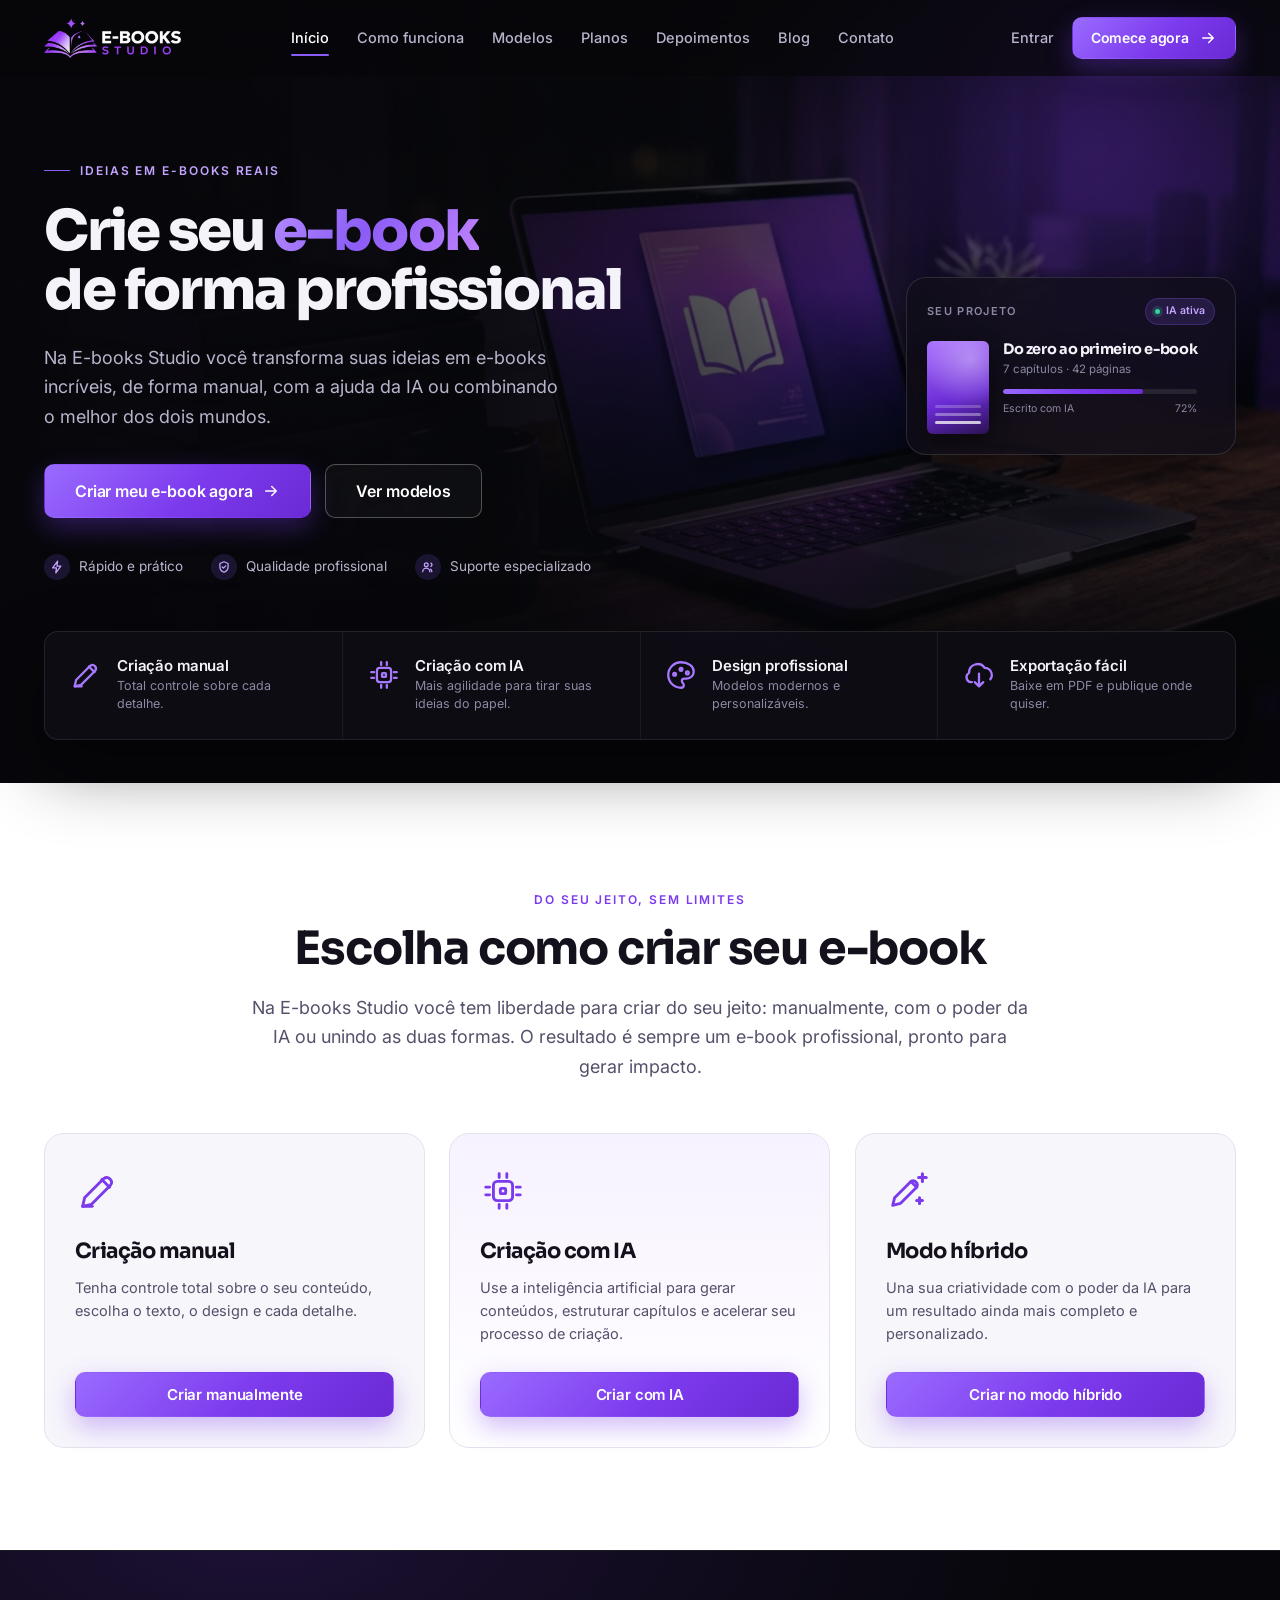
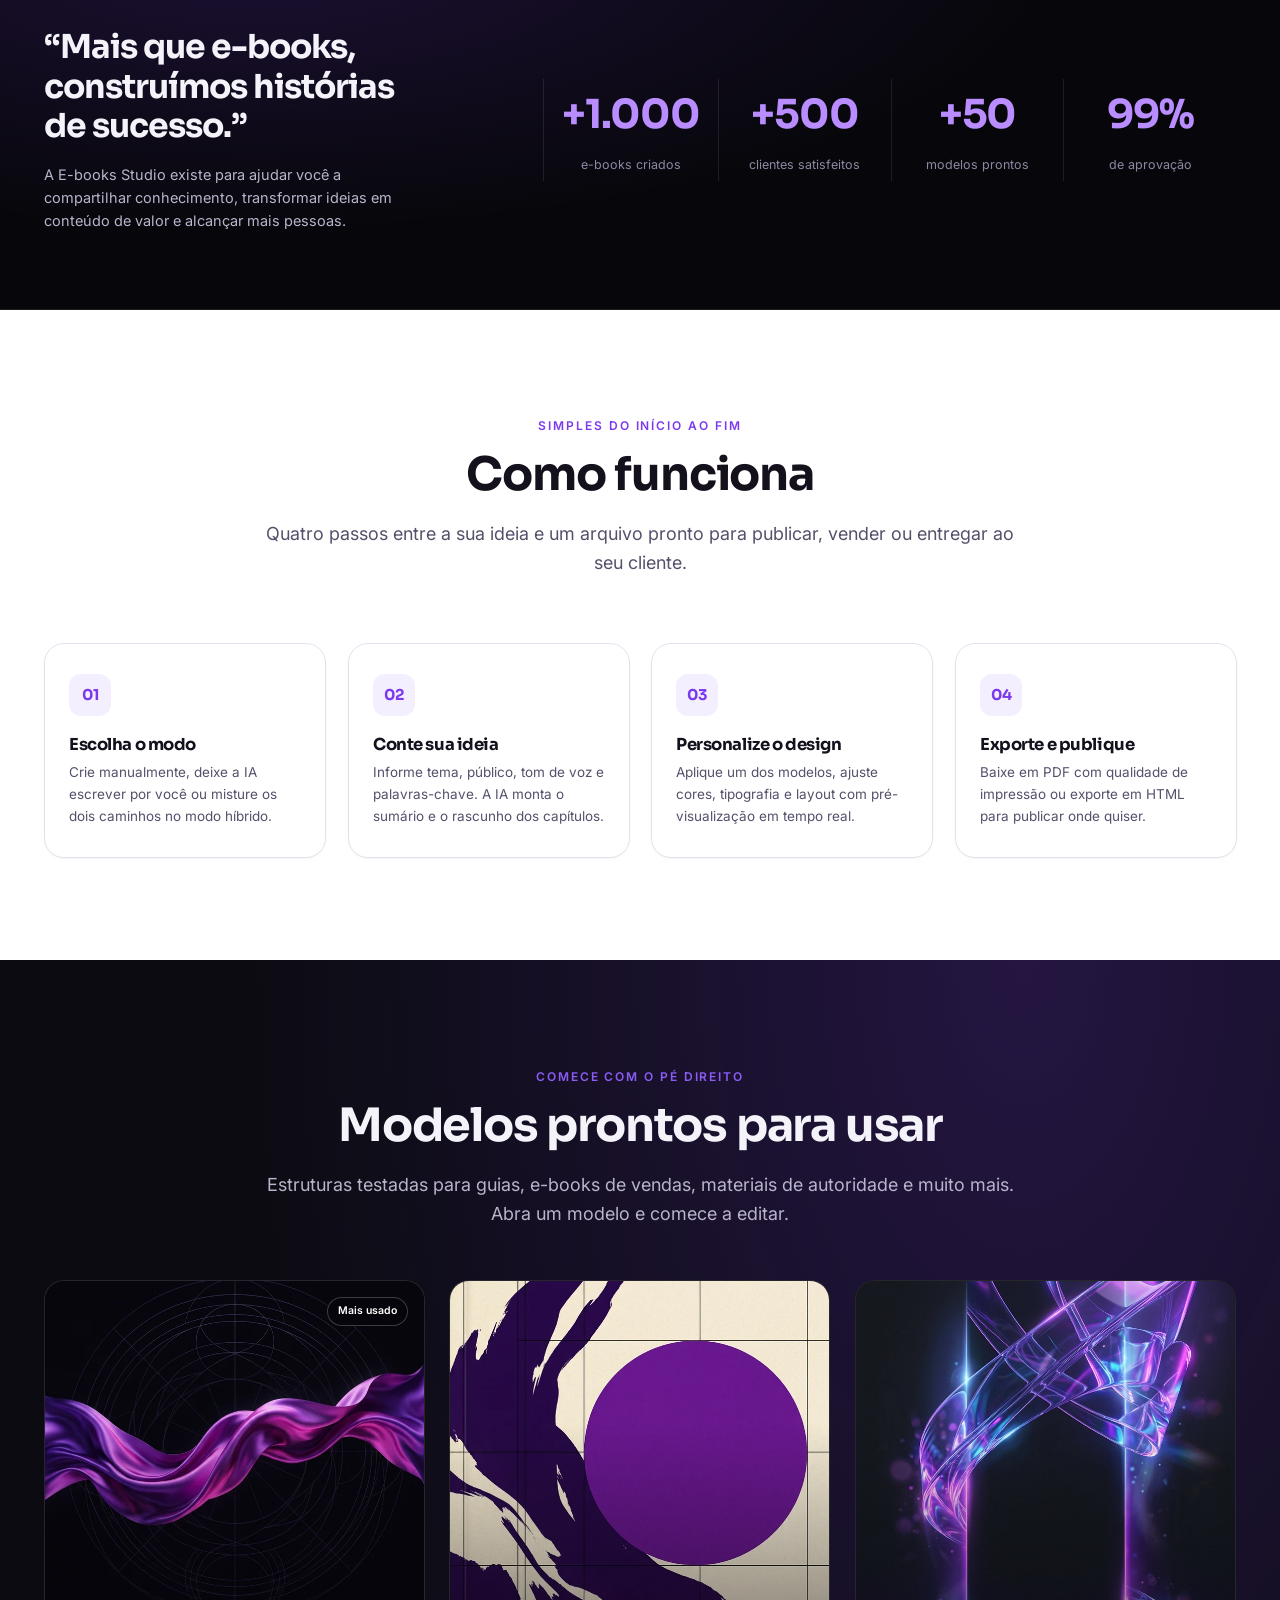
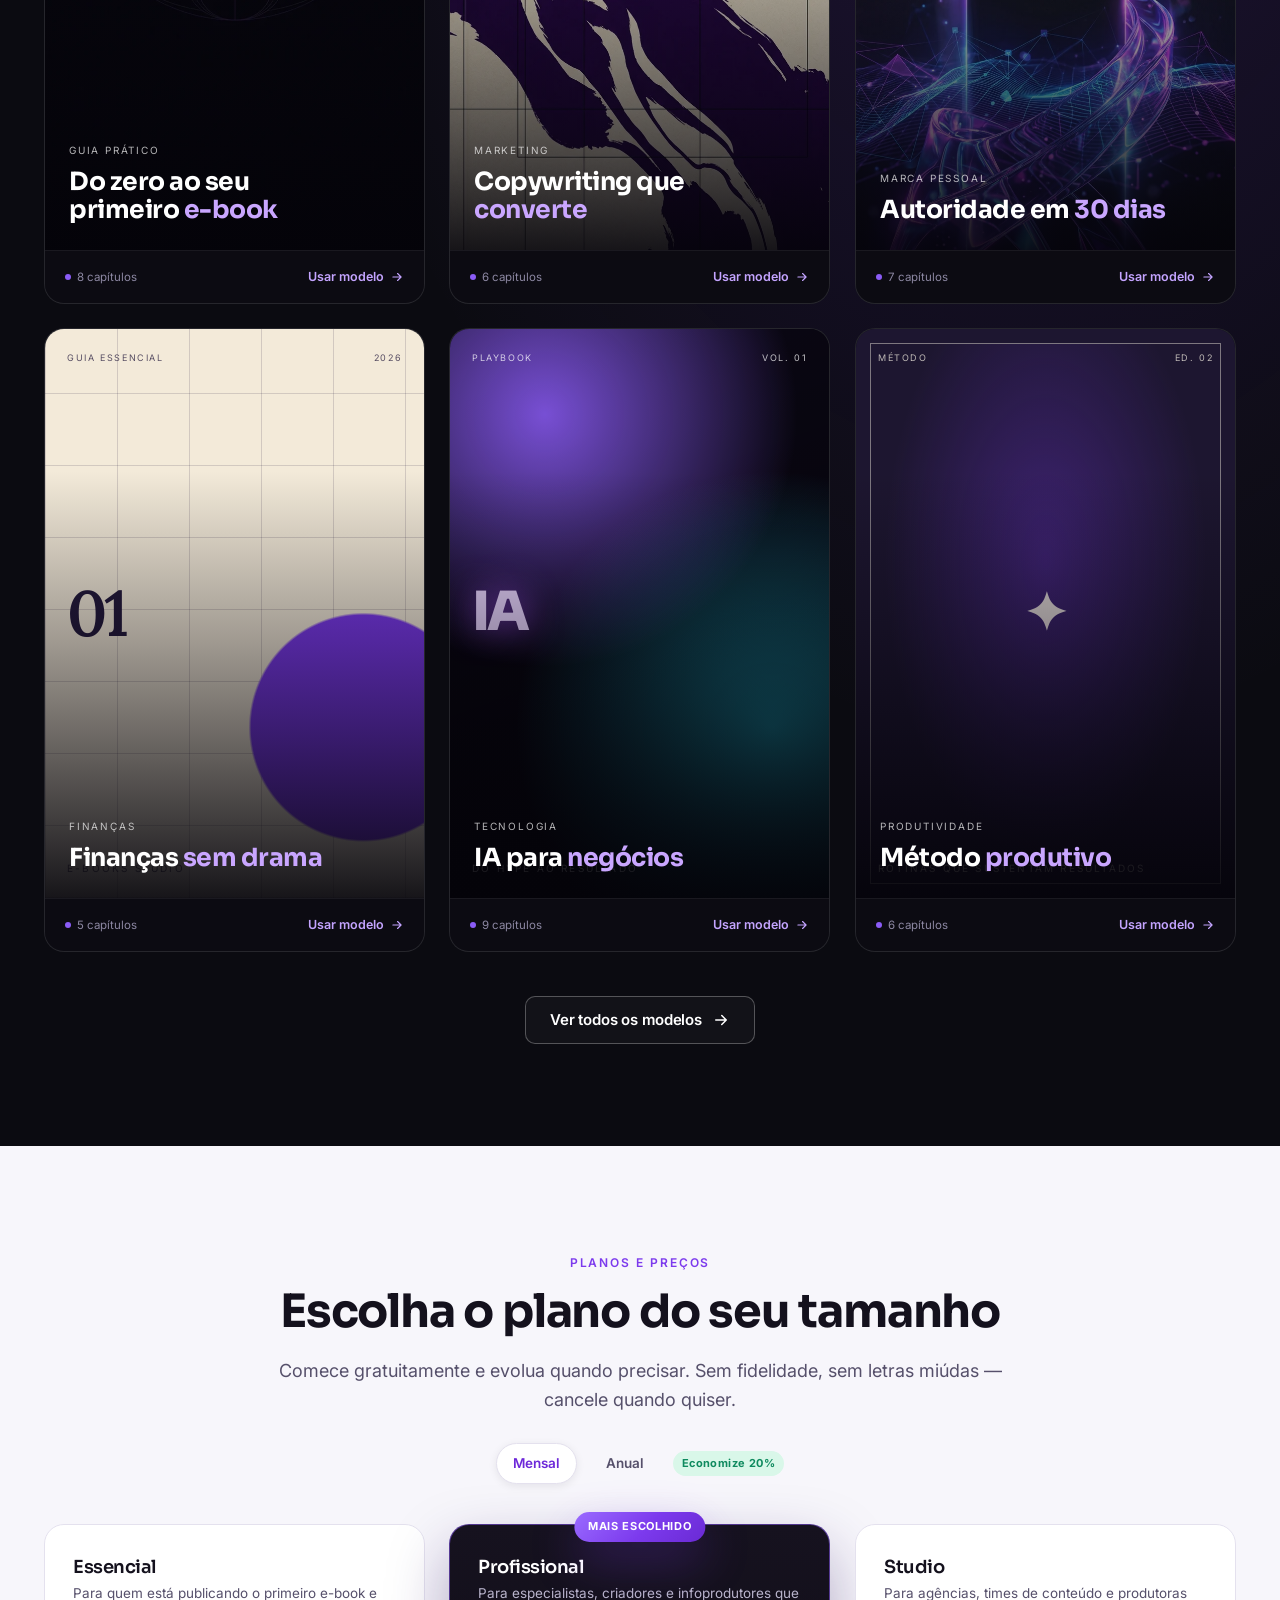
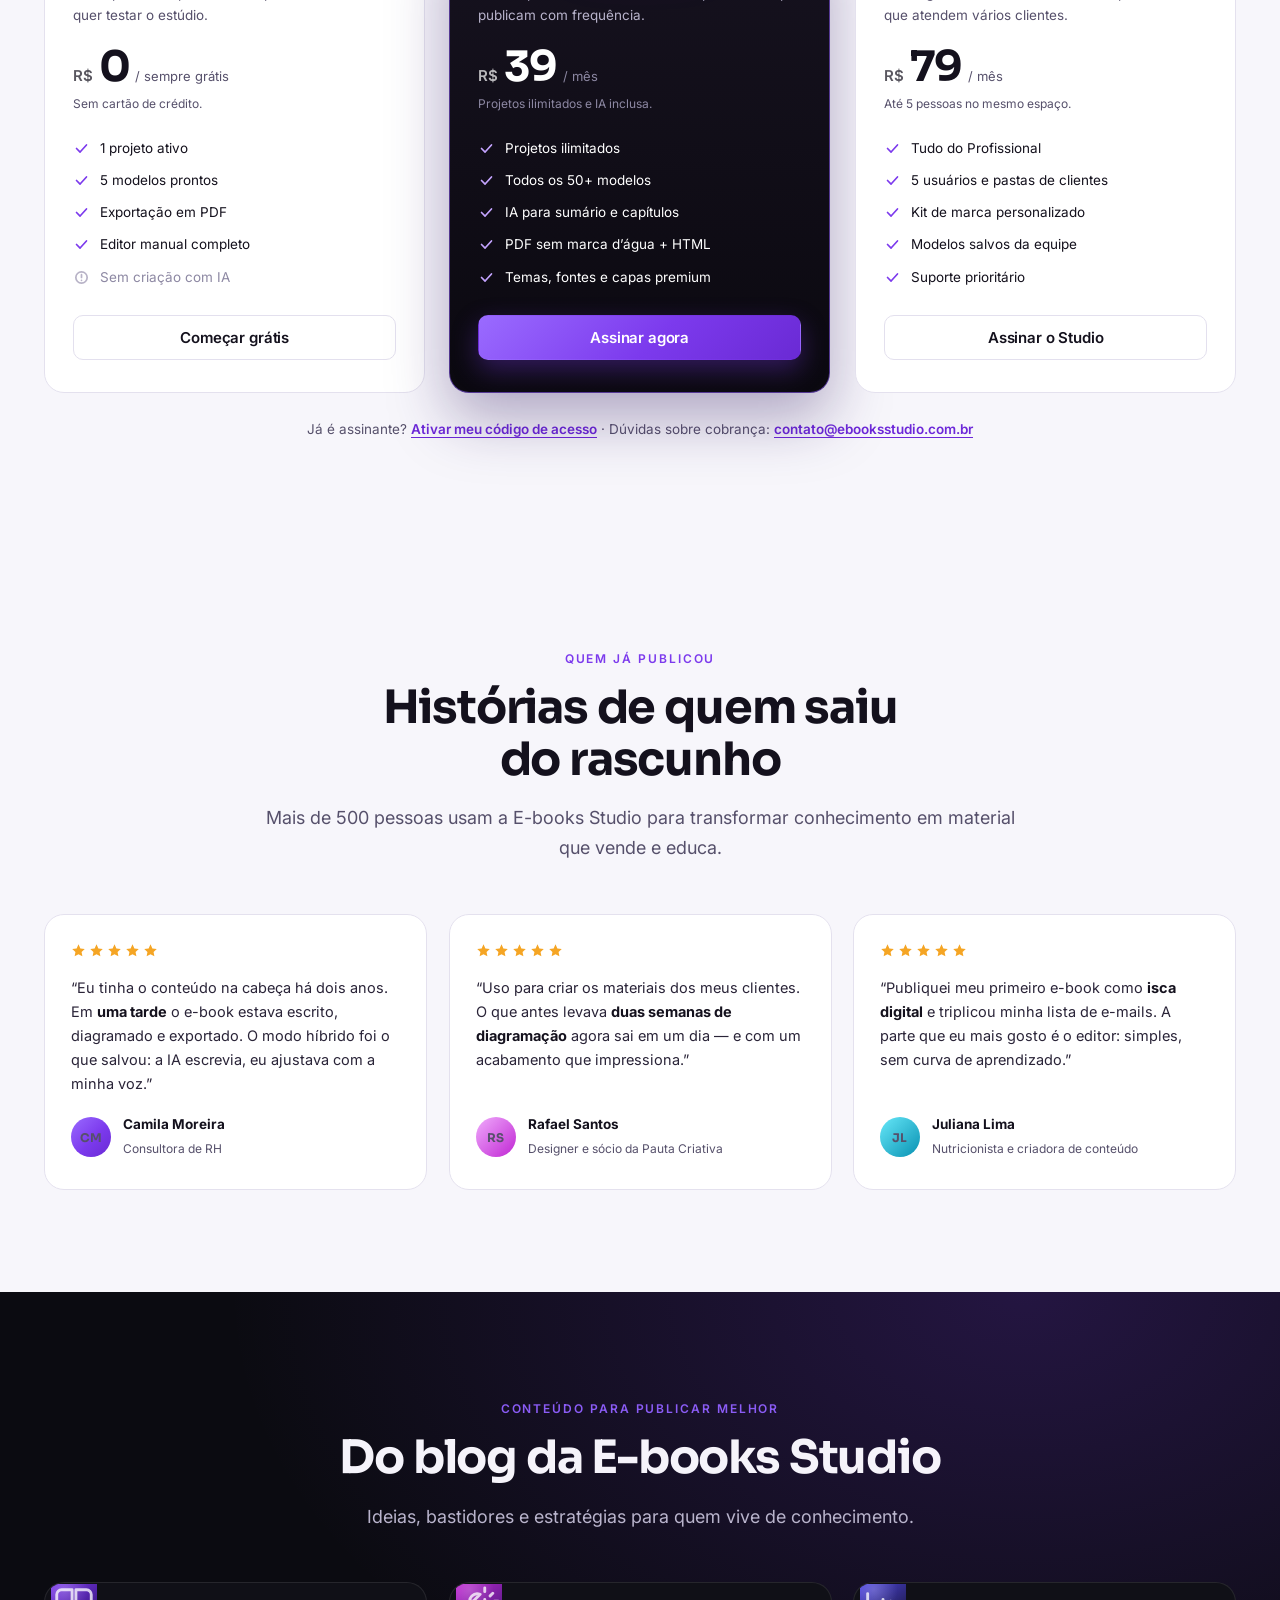
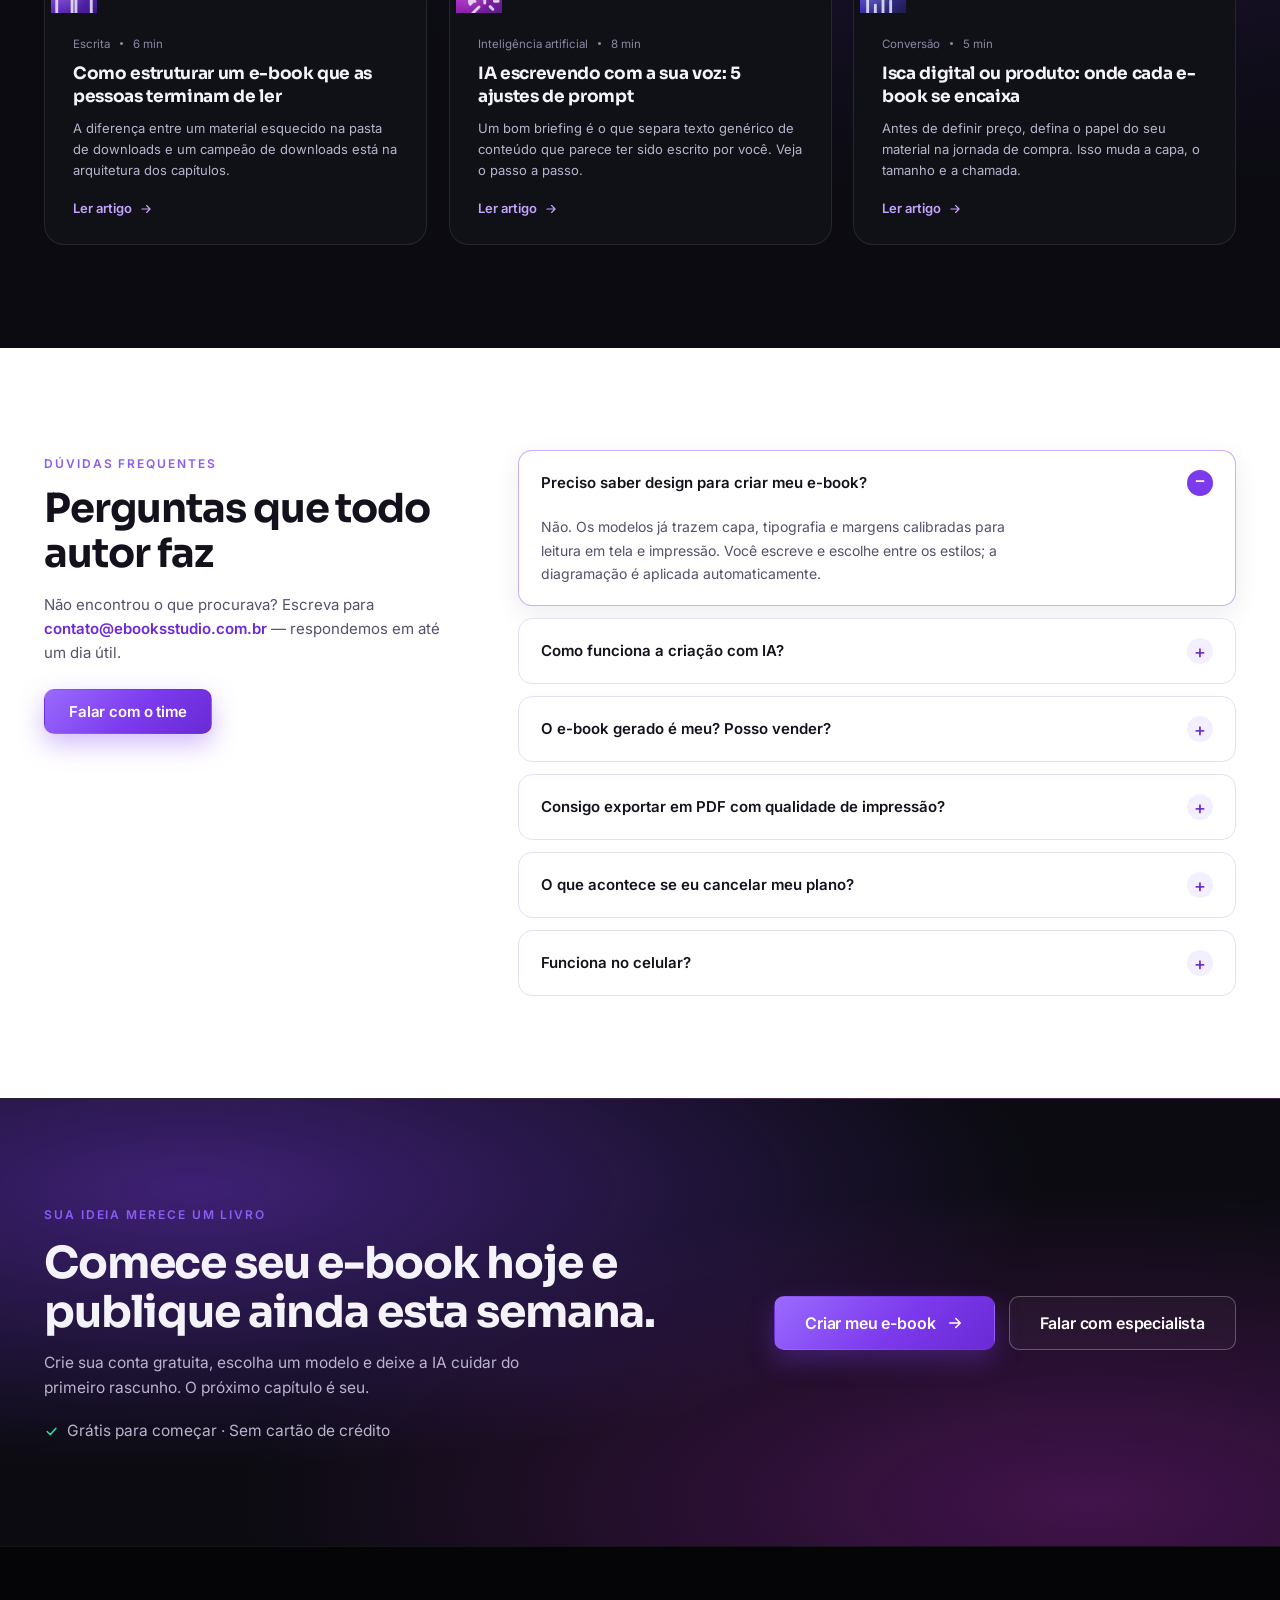
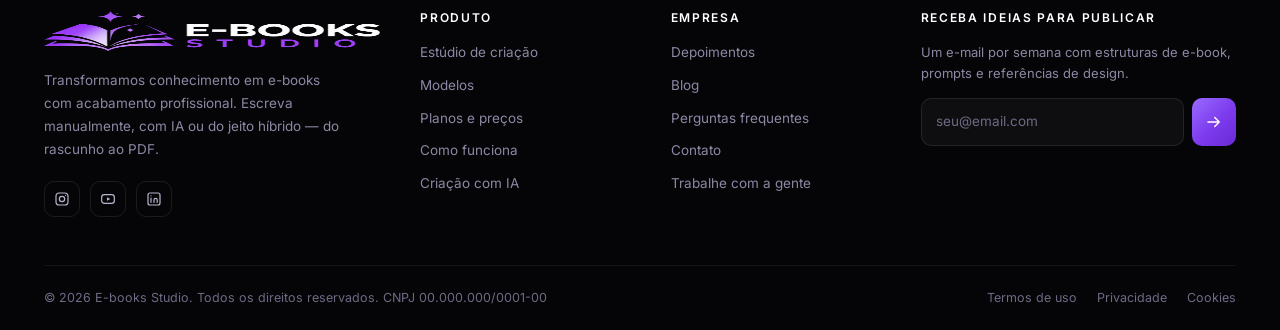
<file: index.html>
<!DOCTYPE html>
<html lang="pt-BR">
<head>
<meta charset="utf-8">
<meta name="viewport" content="width=device-width, initial-scale=1">
<title>E-books Studio — Crie e-books profissionais com IA</title>
<meta name="description" content="Transforme suas ideias em e-books profissionais. Crie manualmente, com inteligência artificial ou no modo híbrido, com design pronto, exportação em PDF e modelos exclusivos.">
<meta name="theme-color" content="#07070b">
<meta property="og:type" content="website">
<meta property="og:title" content="E-books Studio — Crie e-books profissionais com IA">
<meta property="og:description" content="Da ideia ao PDF em minutos: escreva manualmente, com IA ou no modo híbrido e publique um e-book com acabamento profissional.">
<meta property="og:image" content="assets/img/hero.webp">
<link rel="icon" href="assets/img/logo-icon.png" type="image/png">
<link rel="apple-touch-icon" href="assets/img/icon-192.png">
<link rel="manifest" href="assets/site.webmanifest">
<meta name="twitter:card" content="summary_large_image">
<meta name="twitter:title" content="E-books Studio — Crie e-books profissionais com IA">
<meta name="twitter:description" content="Da ideia ao PDF: escreva manualmente, com IA ou no modo híbrido.">
<meta name="twitter:image" content="assets/img/hero.webp">
<link rel="preconnect" href="https://fonts.googleapis.com">
<link rel="preconnect" href="https://fonts.gstatic.com" crossorigin>
<link rel="stylesheet" href="assets/css/base.css">
<link rel="stylesheet" href="assets/css/landing.css">
<noscript><style>[data-reveal]{opacity:1 !important;transform:none !important}.nav__toggle{display:none !important}</style></noscript>
<script type="application/ld+json">
{
  "@context": "https://schema.org",
  "@type": "SoftwareApplication",
  "name": "E-books Studio",
  "applicationCategory": "DesignApplication",
  "operatingSystem": "Web",
  "description": "Plataforma para criar e-books profissionais manualmente, com IA ou no modo híbrido.",
  "offers": { "@type": "Offer", "price": "0", "priceCurrency": "BRL" }
}
</script>
</head>
<body>

<a class="skip-link" href="#main">Ir para o conteúdo</a>

<!-- ============================ NAVBAR ============================ -->
<header class="nav" id="topbar">
  <div class="nav__inner">
    <a class="brand nav__logo" href="#" aria-label="E-books Studio — página inicial">
      <img src="assets/img/logo.png" alt="E-books Studio" width="900" height="263">
    </a>

    <nav class="nav__links" aria-label="Navegação principal">
      <a href="#inicio" class="is-active">Início</a>
      <a href="#como-funciona">Como funciona</a>
      <a href="#modelos">Modelos</a>
      <a href="#planos">Planos</a>
      <a href="#depoimentos">Depoimentos</a>
      <a href="#blog">Blog</a>
      <a href="#contato">Contato</a>
    </nav>

    <div class="nav__actions">
      <a class="nav__login" href="login.html">Entrar</a>
      <a class="btn btn--primary btn--sm" href="estudio.html">
        Comece agora
        <svg viewBox="0 0 24 24" fill="none" stroke="currentColor" stroke-width="2" stroke-linecap="round" stroke-linejoin="round" aria-hidden="true"><path d="M5 12h14M13 6l6 6-6 6"/></svg>
      </a>
      <button class="nav__toggle" type="button" aria-label="Abrir menu" aria-expanded="false" aria-controls="mobile-menu" id="nav-toggle">
        <svg viewBox="0 0 24 24" fill="none" stroke="currentColor" stroke-width="2" stroke-linecap="round" aria-hidden="true"><path d="M4 7h16M4 12h16M4 17h16"/></svg>
      </button>
    </div>
  </div>
</header>

<div class="mobile-menu" id="mobile-menu">
  <a href="#inicio">Início</a>
  <a href="#como-funciona">Como funciona</a>
  <a href="#modelos">Modelos</a>
  <a href="#planos">Planos</a>
  <a href="#depoimentos">Depoimentos</a>
  <a href="#blog">Blog</a>
  <a href="#contato">Contato</a>
  <a href="login.html">Entrar na minha conta</a>
  <a class="btn btn--primary btn--block" href="estudio.html">Comece agora — é grátis</a>
</div>

<main id="main">

<!-- ============================= HERO ============================= -->
<section class="hero" id="inicio">
  <div class="hero__bg" aria-hidden="true">
    <img src="assets/img/hero.webp" alt="" width="1400" height="940" fetchpriority="high">
  </div>
  <div class="hero__glow" aria-hidden="true"></div>

  <div class="container hero__inner">
    <div class="hero__copy">
      <p class="hero__eyebrow">Ideias em e-books reais</p>
      <h1>Crie seu <span class="text-gradient">e-book</span><br>de forma profissional</h1>
      <p class="hero__lead">Na E-books Studio você transforma suas ideias em e-books incríveis, de forma manual, com a ajuda da IA ou combinando o melhor dos dois mundos.</p>

      <div class="hero__cta">
        <a class="btn btn--primary btn--lg" href="estudio.html">
          Criar meu e-book agora
          <svg viewBox="0 0 24 24" fill="none" stroke="currentColor" stroke-width="2" stroke-linecap="round" stroke-linejoin="round" aria-hidden="true"><path d="M5 12h14M13 6l6 6-6 6"/></svg>
        </a>
        <a class="btn btn--ghost btn--lg" href="#modelos">Ver modelos</a>
      </div>

      <ul class="hero__trust">
        <li><span class="ic"><svg viewBox="0 0 24 24" fill="none" stroke="currentColor" stroke-width="2.2" stroke-linecap="round" stroke-linejoin="round" aria-hidden="true"><path d="M13 2 4.5 13.5H11l-1 8.5 8.5-11.5H12z"/></svg></span> Rápido e prático</li>
        <li><span class="ic"><svg viewBox="0 0 24 24" fill="none" stroke="currentColor" stroke-width="2.2" stroke-linecap="round" stroke-linejoin="round" aria-hidden="true"><path d="M12 3l7 3v6c0 4.4-3 7.6-7 9-4-1.4-7-4.6-7-9V6z"/><path d="m9 12 2 2 4-4"/></svg></span> Qualidade profissional</li>
        <li><span class="ic"><svg viewBox="0 0 24 24" fill="none" stroke="currentColor" stroke-width="2.2" stroke-linecap="round" stroke-linejoin="round" aria-hidden="true"><circle cx="9" cy="8" r="3.2"/><path d="M3 20a6 6 0 0 1 12 0"/><path d="M17 5.5a3 3 0 0 1 0 5.5M18.5 20a5.5 5.5 0 0 0-2-4.3"/></svg></span> Suporte especializado</li>
      </ul>
    </div>

    <aside class="hero__card" aria-label="Exemplo de projeto em andamento">
      <div class="hero__card-top">
        <span class="hero__card-label">Seu projeto</span>
        <span class="hero__card-badge"><i></i> IA ativa</span>
      </div>
      <div class="hero__card-body">
        <div class="hero__card-thumb" aria-hidden="true"><span></span></div>
        <div style="min-width:0">
          <h3>Do zero ao primeiro e-book</h3>
          <p class="hero__card-sub">7 capítulos · 42 páginas</p>
          <div class="hero__progress"><span></span></div>
          <div class="hero__progress-meta"><span>Escrito com IA</span><span>72%</span></div>
        </div>
      </div>
    </aside>
  </div>
</section>

<!-- ========================= FAIXA RECURSOS ======================== -->
<div class="feature-strip">
  <div class="container">
    <div class="feature-strip__grid">
      <div class="feature-strip__item" data-reveal>
        <span class="ico"><svg viewBox="0 0 24 24" fill="none" stroke="currentColor" stroke-width="1.6" stroke-linecap="round" stroke-linejoin="round" aria-hidden="true"><path d="M4 20l4.5-1 10-10a2.5 2.5 0 0 0-3.5-3.5l-10 10z"/><path d="m14 6 4 4"/><path d="M4 20h5"/></svg></span>
        <div><h3>Criação manual</h3><p>Total controle sobre cada detalhe.</p></div>
      </div>
      <div class="feature-strip__item" data-reveal style="--reveal-delay:80ms">
        <span class="ico"><svg viewBox="0 0 24 24" fill="none" stroke="currentColor" stroke-width="1.6" stroke-linecap="round" stroke-linejoin="round" aria-hidden="true"><rect x="7" y="7" width="10" height="10" rx="2"/><path d="M10 3v2M14 3v2M10 19v2M14 19v2M3 10h2M3 14h2M19 10h2M19 14h2"/><rect x="10.6" y="10.6" width="2.8" height="2.8" rx=".6"/></svg></span>
        <div><h3>Criação com IA</h3><p>Mais agilidade para tirar suas ideias do papel.</p></div>
      </div>
      <div class="feature-strip__item" data-reveal style="--reveal-delay:160ms">
        <span class="ico"><svg viewBox="0 0 24 24" fill="none" stroke="currentColor" stroke-width="1.6" stroke-linecap="round" stroke-linejoin="round" aria-hidden="true"><path d="M12 3a9 9 0 1 0 0 18c1.4 0 2-.9 2-1.8 0-1.5-1.4-1.7-1.4-3 0-1 .8-1.7 1.9-1.7H16a5 5 0 0 0 5-5c0-3.6-4-6.5-9-6.5z"/><circle cx="7.5" cy="11.5" r="1"/><circle cx="12" cy="8" r="1"/><circle cx="16.5" cy="10.5" r="1"/></svg></span>
        <div><h3>Design profissional</h3><p>Modelos modernos e personalizáveis.</p></div>
      </div>
      <div class="feature-strip__item" data-reveal style="--reveal-delay:240ms">
        <span class="ico"><svg viewBox="0 0 24 24" fill="none" stroke="currentColor" stroke-width="1.6" stroke-linecap="round" stroke-linejoin="round" aria-hidden="true"><path d="M20 15a5 5 0 0 0-4-8 6 6 0 0 0-11 3.5A3.5 3.5 0 0 0 6 17h1"/><path d="M12 11v9M9 17l3 3 3-3"/></svg></span>
        <div><h3>Exportação fácil</h3><p>Baixe em PDF e publique onde quiser.</p></div>
      </div>
    </div>
  </div>
</div>

<!-- ============================ MODOS ============================= -->
<section class="section section--light" id="modos">
  <div class="container">
    <div class="section-head" data-reveal>
      <span class="eyebrow">Do seu jeito, sem limites</span>
      <h2>Escolha como criar seu e-book</h2>
      <p>Na E-books Studio você tem liberdade para criar do seu jeito: manualmente, com o poder da IA ou unindo as duas formas. O resultado é sempre um e-book profissional, pronto para gerar impacto.</p>
    </div>

    <div class="modes__grid">
      <article class="mode-card" data-reveal>
        <span class="mode-card__icon"><svg viewBox="0 0 24 24" fill="none" stroke="currentColor" stroke-width="1.5" stroke-linecap="round" stroke-linejoin="round" aria-hidden="true"><path d="M4 20l4.5-1 10-10a2.5 2.5 0 0 0-3.5-3.5l-10 10z"/><path d="m14 6 4 4"/><path d="M4 20h5"/></svg></span>
        <h3>Criação manual</h3>
        <p>Tenha controle total sobre o seu conteúdo, escolha o texto, o design e cada detalhe.</p>
        <a class="btn btn--primary btn--block" href="estudio.html?modo=manual">Criar manualmente</a>
      </article>

      <article class="mode-card mode-card--ai" data-reveal style="--reveal-delay:100ms">
        <span class="mode-card__icon"><svg viewBox="0 0 24 24" fill="none" stroke="currentColor" stroke-width="1.5" stroke-linecap="round" stroke-linejoin="round" aria-hidden="true"><rect x="7" y="7" width="10" height="10" rx="2"/><path d="M10 3v2M14 3v2M10 19v2M14 19v2M3 10h2M3 14h2M19 10h2M19 14h2"/><rect x="10.6" y="10.6" width="2.8" height="2.8" rx=".6"/></svg></span>
        <h3>Criação com IA</h3>
        <p>Use a inteligência artificial para gerar conteúdos, estruturar capítulos e acelerar seu processo de criação.</p>
        <a class="btn btn--primary btn--block" href="estudio.html?modo=ia">Criar com IA</a>
      </article>

      <article class="mode-card" data-reveal style="--reveal-delay:200ms">
        <span class="mode-card__icon"><svg viewBox="0 0 24 24" fill="none" stroke="currentColor" stroke-width="1.5" stroke-linecap="round" stroke-linejoin="round" aria-hidden="true"><path d="M3.5 19.5l4-1L16 10a2.2 2.2 0 0 0-3-3l-8.5 8.5z"/><path d="M13 7l3 3"/><path d="M19 3v4M21 5h-4M17.5 15.5v3M19 17h-3" stroke-width="1.6"/></svg></span>
        <h3>Modo híbrido</h3>
        <p>Una sua criatividade com o poder da IA para um resultado ainda mais completo e personalizado.</p>
        <a class="btn btn--primary btn--block" href="estudio.html?modo=hibrido">Criar no modo híbrido</a>
      </article>
    </div>
  </div>
</section>

<!-- ============================ STATS ============================= -->
<section class="stats" id="numeros">
  <div class="container stats__grid">
    <div class="stats__quote" data-reveal>
      <h2>“Mais que <span style="white-space:nowrap">e-books</span>, construímos histórias de sucesso.”</h2>
      <p>A E-books Studio existe para ajudar você a compartilhar conhecimento, transformar ideias em conteúdo de valor e alcançar mais pessoas.</p>
    </div>
    <div class="stats__list" data-reveal style="--reveal-delay:120ms">
      <div class="stats__item"><strong data-count="1000" data-prefix="+">+1.000</strong><span>e-books criados</span></div>
      <div class="stats__item"><strong data-count="500" data-prefix="+">+500</strong><span>clientes satisfeitos</span></div>
      <div class="stats__item"><strong data-count="50" data-prefix="+">+50</strong><span>modelos prontos</span></div>
      <div class="stats__item"><strong data-count="99" data-suffix="%">99%</strong><span>de aprovação</span></div>
    </div>
  </div>
</section>

<!-- ========================= COMO FUNCIONA ======================== -->
<section class="section section--light" id="como-funciona">
  <div class="container">
    <div class="section-head" data-reveal>
      <span class="eyebrow">Simples do início ao fim</span>
      <h2>Como funciona</h2>
      <p>Quatro passos entre a sua ideia e um arquivo pronto para publicar, vender ou entregar ao seu cliente.</p>
    </div>

    <div class="steps">
      <article class="step" data-reveal>
        <span class="step__num">01</span>
        <h3>Escolha o modo</h3>
        <p>Crie manualmente, deixe a IA escrever por você ou misture os dois caminhos no modo híbrido.</p>
      </article>
      <article class="step" data-reveal style="--reveal-delay:90ms">
        <span class="step__num">02</span>
        <h3>Conte sua ideia</h3>
        <p>Informe tema, público, tom de voz e palavras-chave. A IA monta o sumário e o rascunho dos capítulos.</p>
      </article>
      <article class="step" data-reveal style="--reveal-delay:180ms">
        <span class="step__num">03</span>
        <h3>Personalize o design</h3>
        <p>Aplique um dos modelos, ajuste cores, tipografia e layout com pré-visualização em tempo real.</p>
      </article>
      <article class="step" data-reveal style="--reveal-delay:270ms">
        <span class="step__num">04</span>
        <h3>Exporte e publique</h3>
        <p>Baixe em PDF com qualidade de impressão ou exporte em HTML para publicar onde quiser.</p>
      </article>
    </div>
  </div>
</section>

<!-- ============================ MODELOS =========================== -->
<section class="section templates" id="modelos">
  <div class="container">
    <div class="section-head" data-reveal>
      <span class="eyebrow">Comece com o pé direito</span>
      <h2>Modelos prontos para usar</h2>
      <p>Estruturas testadas para guias, e-books de vendas, materiais de autoridade e muito mais. Abra um modelo e comece a editar.</p>
    </div>

    <div class="templates__grid">
      <a class="tpl-card" href="estudio.html?template=guia" data-reveal>
        <div class="tpl-card__cover">
          <img src="assets/img/cover-1.webp" alt="Capa escura com fita roxa luminosa" loading="lazy" width="760" height="1133">
          <span class="tpl-card__badge">Mais usado</span>
          <span class="tpl-card__kicker">Guia prático</span>
          <h3 class="tpl-card__title">Do zero ao seu primeiro <em>e-book</em></h3>
        </div>
        <div class="tpl-card__foot">
          <span class="tpl-card__tag"><i></i> 8 capítulos</span>
          <span class="tpl-card__use">Usar modelo
            <svg viewBox="0 0 24 24" fill="none" stroke="currentColor" stroke-width="2" stroke-linecap="round" stroke-linejoin="round" aria-hidden="true" width="14" height="14"><path d="M5 12h14M13 6l6 6-6 6"/></svg>
          </span>
        </div>
      </a>

      <a class="tpl-card" href="estudio.html?template=copy" data-reveal style="--reveal-delay:90ms">
        <div class="tpl-card__cover">
          <img src="assets/img/cover-2.webp" alt="Capa clara com círculo roxo" loading="lazy" width="760" height="1133">
          <span class="tpl-card__kicker">Marketing</span>
          <h3 class="tpl-card__title">Copywriting que <em>converte</em></h3>
        </div>
        <div class="tpl-card__foot">
          <span class="tpl-card__tag"><i></i> 6 capítulos</span>
          <span class="tpl-card__use">Usar modelo
            <svg viewBox="0 0 24 24" fill="none" stroke="currentColor" stroke-width="2" stroke-linecap="round" stroke-linejoin="round" aria-hidden="true" width="14" height="14"><path d="M5 12h14M13 6l6 6-6 6"/></svg>
          </span>
        </div>
      </a>

      <a class="tpl-card" href="estudio.html?template=autoridade" data-reveal style="--reveal-delay:180ms">
        <div class="tpl-card__cover">
          <img src="assets/img/cover-3.webp" alt="Capa escura com formas neon" loading="lazy" width="760" height="1133">
          <span class="tpl-card__kicker">Marca pessoal</span>
          <h3 class="tpl-card__title">Autoridade em <em>30 dias</em></h3>
        </div>
        <div class="tpl-card__foot">
          <span class="tpl-card__tag"><i></i> 7 capítulos</span>
          <span class="tpl-card__use">Usar modelo
            <svg viewBox="0 0 24 24" fill="none" stroke="currentColor" stroke-width="2" stroke-linecap="round" stroke-linejoin="round" aria-hidden="true" width="14" height="14"><path d="M5 12h14M13 6l6 6-6 6"/></svg>
          </span>
        </div>
      </a>

      <a class="tpl-card" href="estudio.html?template=financas" data-reveal>
        <div class="tpl-card__cover">
          <div class="cover-css cover-css--editorial" aria-hidden="true">
            <div class="cover-css__top"><span>Guia essencial</span><span>2026</span></div>
            <div class="cover-css__mid cover-css__mid--num">01</div>
            <div class="cover-css__bottom">E-books Studio</div>
          </div>
          <span class="tpl-card__kicker">Finanças</span>
          <h3 class="tpl-card__title">Finanças <em>sem drama</em></h3>
        </div>
        <div class="tpl-card__foot">
          <span class="tpl-card__tag"><i></i> 5 capítulos</span>
          <span class="tpl-card__use">Usar modelo
            <svg viewBox="0 0 24 24" fill="none" stroke="currentColor" stroke-width="2" stroke-linecap="round" stroke-linejoin="round" aria-hidden="true" width="14" height="14"><path d="M5 12h14M13 6l6 6-6 6"/></svg>
          </span>
        </div>
      </a>

      <a class="tpl-card" href="estudio.html?template=ia" data-reveal style="--reveal-delay:90ms">
        <div class="tpl-card__cover">
          <div class="cover-css cover-css--neon" aria-hidden="true">
            <div class="cover-css__top"><span>Playbook</span><span>Vol. 01</span></div>
            <div class="cover-css__mid cover-css__mid--word">IA</div>
            <div class="cover-css__bottom">Do hype ao resultado</div>
          </div>
          <span class="tpl-card__kicker">Tecnologia</span>
          <h3 class="tpl-card__title">IA para <em>negócios</em></h3>
        </div>
        <div class="tpl-card__foot">
          <span class="tpl-card__tag"><i></i> 9 capítulos</span>
          <span class="tpl-card__use">Usar modelo
            <svg viewBox="0 0 24 24" fill="none" stroke="currentColor" stroke-width="2" stroke-linecap="round" stroke-linejoin="round" aria-hidden="true" width="14" height="14"><path d="M5 12h14M13 6l6 6-6 6"/></svg>
          </span>
        </div>
      </a>

      <a class="tpl-card" href="estudio.html?template=metodo" data-reveal style="--reveal-delay:180ms">
        <div class="tpl-card__cover">
          <div class="cover-css cover-css--classic" aria-hidden="true">
            <div class="cover-css__top"><span>Método</span><span>Ed. 02</span></div>
            <div class="cover-css__mid cover-css__mid--glyph">✦</div>
            <div class="cover-css__bottom">Rotinas que sustentam resultados</div>
          </div>
          <span class="tpl-card__kicker">Produtividade</span>
          <h3 class="tpl-card__title">Método <em>produtivo</em></h3>
        </div>
        <div class="tpl-card__foot">
          <span class="tpl-card__tag"><i></i> 6 capítulos</span>
          <span class="tpl-card__use">Usar modelo
            <svg viewBox="0 0 24 24" fill="none" stroke="currentColor" stroke-width="2" stroke-linecap="round" stroke-linejoin="round" aria-hidden="true" width="14" height="14"><path d="M5 12h14M13 6l6 6-6 6"/></svg>
          </span>
        </div>
      </a>
    </div>

    <div class="templates__more">
      <a class="btn btn--ghost" href="estudio.html">Ver todos os modelos
        <svg viewBox="0 0 24 24" fill="none" stroke="currentColor" stroke-width="2" stroke-linecap="round" stroke-linejoin="round" aria-hidden="true"><path d="M5 12h14M13 6l6 6-6 6"/></svg>
      </a>
    </div>
  </div>
</section>

<!-- ============================= PLANOS =========================== -->
<section class="section section--soft" id="planos">
  <div class="container">
    <div class="section-head" data-reveal>
      <span class="eyebrow">Planos e preços</span>
      <h2>Escolha o plano do&nbsp;seu&nbsp;tamanho</h2>
      <p>Comece gratuitamente e evolua quando precisar. Sem fidelidade, sem letras miúdas — cancele quando quiser.</p>
    </div>

    <div class="plans__toggle" role="group" aria-label="Periodicidade da cobrança">
      <button type="button" class="is-active" data-billing="mensal">Mensal</button>
      <button type="button" data-billing="anual">Anual</button>
      <span class="plans__save">Economize 20%</span>
    </div>

    <div class="plans__grid">
      <article class="plan" data-reveal>
        <h3 class="plan__name">Essencial</h3>
        <p class="plan__desc">Para quem está publicando o primeiro e-book e quer testar o estúdio.</p>
        <div class="plan__price">
          <span class="cur">R$</span>
          <span class="val" data-monthly="0" data-yearly="0">0</span>
          <span class="per">/ sempre grátis</span>
        </div>
        <p class="plan__note">Sem cartão de crédito.</p>
        <ul class="plan__list">
          <li><svg viewBox="0 0 24 24" fill="none" stroke="currentColor" stroke-width="2.4" stroke-linecap="round" stroke-linejoin="round" aria-hidden="true"><path d="m5 12 5 5 9-10"/></svg> 1 projeto ativo</li>
          <li><svg viewBox="0 0 24 24" fill="none" stroke="currentColor" stroke-width="2.4" stroke-linecap="round" stroke-linejoin="round" aria-hidden="true"><path d="m5 12 5 5 9-10"/></svg> 5 modelos prontos</li>
          <li><svg viewBox="0 0 24 24" fill="none" stroke="currentColor" stroke-width="2.4" stroke-linecap="round" stroke-linejoin="round" aria-hidden="true"><path d="m5 12 5 5 9-10"/></svg> Exportação em PDF</li>
          <li><svg viewBox="0 0 24 24" fill="none" stroke="currentColor" stroke-width="2.4" stroke-linecap="round" stroke-linejoin="round" aria-hidden="true"><path d="m5 12 5 5 9-10"/></svg> Editor manual completo</li>
          <li class="is-muted"><svg viewBox="0 0 24 24" fill="none" stroke="currentColor" stroke-width="2.4" stroke-linecap="round" stroke-linejoin="round" aria-hidden="true"><circle cx="12" cy="12" r="8"/><path d="M12 8v4M12 16h.01"/></svg> Sem criação com IA</li>
        </ul>
        <a class="btn btn--outline-dark btn--block" href="estudio.html">Começar grátis</a>
      </article>

      <article class="plan plan--featured" data-reveal style="--reveal-delay:100ms">
        <span class="plan__badge">Mais escolhido</span>
        <h3 class="plan__name">Profissional</h3>
        <p class="plan__desc">Para especialistas, criadores e infoprodutores que publicam com frequência.</p>
        <div class="plan__price">
          <span class="cur">R$</span>
          <span class="val" data-monthly="39" data-yearly="31">39</span>
          <span class="per">/ mês</span>
        </div>
        <p class="plan__note">Projetos ilimitados e IA inclusa.</p>
        <ul class="plan__list">
          <li><svg viewBox="0 0 24 24" fill="none" stroke="currentColor" stroke-width="2.4" stroke-linecap="round" stroke-linejoin="round" aria-hidden="true"><path d="m5 12 5 5 9-10"/></svg> Projetos ilimitados</li>
          <li><svg viewBox="0 0 24 24" fill="none" stroke="currentColor" stroke-width="2.4" stroke-linecap="round" stroke-linejoin="round" aria-hidden="true"><path d="m5 12 5 5 9-10"/></svg> Todos os 50+ modelos</li>
          <li><svg viewBox="0 0 24 24" fill="none" stroke="currentColor" stroke-width="2.4" stroke-linecap="round" stroke-linejoin="round" aria-hidden="true"><path d="m5 12 5 5 9-10"/></svg> IA para sumário e capítulos</li>
          <li><svg viewBox="0 0 24 24" fill="none" stroke="currentColor" stroke-width="2.4" stroke-linecap="round" stroke-linejoin="round" aria-hidden="true"><path d="m5 12 5 5 9-10"/></svg> PDF sem marca d’água + HTML</li>
          <li><svg viewBox="0 0 24 24" fill="none" stroke="currentColor" stroke-width="2.4" stroke-linecap="round" stroke-linejoin="round" aria-hidden="true"><path d="m5 12 5 5 9-10"/></svg> Temas, fontes e capas premium</li>
        </ul>
        <a class="btn btn--primary btn--block" href="checkout.html?plano=profissional&amp;ciclo=mensal">Assinar agora</a>
      </article>

      <article class="plan" data-reveal style="--reveal-delay:200ms">
        <h3 class="plan__name">Studio</h3>
        <p class="plan__desc">Para agências, times de conteúdo e produtoras que atendem vários clientes.</p>
        <div class="plan__price">
          <span class="cur">R$</span>
          <span class="val" data-monthly="79" data-yearly="63">79</span>
          <span class="per">/ mês</span>
        </div>
        <p class="plan__note">Até 5 pessoas no mesmo espaço.</p>
        <ul class="plan__list">
          <li><svg viewBox="0 0 24 24" fill="none" stroke="currentColor" stroke-width="2.4" stroke-linecap="round" stroke-linejoin="round" aria-hidden="true"><path d="m5 12 5 5 9-10"/></svg> Tudo do Profissional</li>
          <li><svg viewBox="0 0 24 24" fill="none" stroke="currentColor" stroke-width="2.4" stroke-linecap="round" stroke-linejoin="round" aria-hidden="true"><path d="m5 12 5 5 9-10"/></svg> 5 usuários e pastas de clientes</li>
          <li><svg viewBox="0 0 24 24" fill="none" stroke="currentColor" stroke-width="2.4" stroke-linecap="round" stroke-linejoin="round" aria-hidden="true"><path d="m5 12 5 5 9-10"/></svg> Kit de marca personalizado</li>
          <li><svg viewBox="0 0 24 24" fill="none" stroke="currentColor" stroke-width="2.4" stroke-linecap="round" stroke-linejoin="round" aria-hidden="true"><path d="m5 12 5 5 9-10"/></svg> Modelos salvos da equipe</li>
          <li><svg viewBox="0 0 24 24" fill="none" stroke="currentColor" stroke-width="2.4" stroke-linecap="round" stroke-linejoin="round" aria-hidden="true"><path d="m5 12 5 5 9-10"/></svg> Suporte prioritário</li>
        </ul>
        <a class="btn btn--outline-dark btn--block" href="checkout.html?plano=studio&amp;ciclo=mensal">Assinar o Studio</a>
      </article>
    </div>

    <p class="plans__foot">Já é assinante? <a href="acesso.html">Ativar meu código de acesso</a> · Dúvidas sobre cobrança: <a href="mailto:contato@ebooksstudio.com.br">contato@ebooksstudio.com.br</a></p>
  </div>
</section>

<!-- ========================== DEPOIMENTOS ========================= -->
<section class="section section--soft testimonials" id="depoimentos">
  <div class="container">
    <div class="section-head" data-reveal>
      <span class="eyebrow">Quem já publicou</span>
      <h2>Histórias de quem saiu do&nbsp;rascunho</h2>
      <p>Mais de 500 pessoas usam a E-books Studio para transformar conhecimento em material que vende e educa.</p>
    </div>

    <div class="testimonials__grid">
      <article class="testimonial" data-reveal>
        <div class="stars" role="img" aria-label="5 de 5 estrelas">
          <svg viewBox="0 0 24 24" fill="currentColor" aria-hidden="true"><path d="m12 2 3 6.6 7 .9-5.1 4.8 1.3 7L12 18l-6.2 3.3 1.3-7L2 9.5l7-.9z"/></svg>
          <svg viewBox="0 0 24 24" fill="currentColor" aria-hidden="true"><path d="m12 2 3 6.6 7 .9-5.1 4.8 1.3 7L12 18l-6.2 3.3 1.3-7L2 9.5l7-.9z"/></svg>
          <svg viewBox="0 0 24 24" fill="currentColor" aria-hidden="true"><path d="m12 2 3 6.6 7 .9-5.1 4.8 1.3 7L12 18l-6.2 3.3 1.3-7L2 9.5l7-.9z"/></svg>
          <svg viewBox="0 0 24 24" fill="currentColor" aria-hidden="true"><path d="m12 2 3 6.6 7 .9-5.1 4.8 1.3 7L12 18l-6.2 3.3 1.3-7L2 9.5l7-.9z"/></svg>
          <svg viewBox="0 0 24 24" fill="currentColor" aria-hidden="true"><path d="m12 2 3 6.6 7 .9-5.1 4.8 1.3 7L12 18l-6.2 3.3 1.3-7L2 9.5l7-.9z"/></svg>
        </div>
        <blockquote>“Eu tinha o conteúdo na cabeça há dois anos. Em <strong>uma tarde</strong> o e-book estava escrito, diagramado e exportado. O modo híbrido foi o que salvou: a IA escrevia, eu ajustava com a minha voz.”</blockquote>
        <div class="testimonial__author">
          <span class="avatar" aria-hidden="true">CM</span>
          <div><strong>Camila Moreira</strong><span>Consultora de RH</span></div>
        </div>
      </article>

      <article class="testimonial" data-reveal style="--reveal-delay:100ms">
        <div class="stars" role="img" aria-label="5 de 5 estrelas">
          <svg viewBox="0 0 24 24" fill="currentColor" aria-hidden="true"><path d="m12 2 3 6.6 7 .9-5.1 4.8 1.3 7L12 18l-6.2 3.3 1.3-7L2 9.5l7-.9z"/></svg>
          <svg viewBox="0 0 24 24" fill="currentColor" aria-hidden="true"><path d="m12 2 3 6.6 7 .9-5.1 4.8 1.3 7L12 18l-6.2 3.3 1.3-7L2 9.5l7-.9z"/></svg>
          <svg viewBox="0 0 24 24" fill="currentColor" aria-hidden="true"><path d="m12 2 3 6.6 7 .9-5.1 4.8 1.3 7L12 18l-6.2 3.3 1.3-7L2 9.5l7-.9z"/></svg>
          <svg viewBox="0 0 24 24" fill="currentColor" aria-hidden="true"><path d="m12 2 3 6.6 7 .9-5.1 4.8 1.3 7L12 18l-6.2 3.3 1.3-7L2 9.5l7-.9z"/></svg>
          <svg viewBox="0 0 24 24" fill="currentColor" aria-hidden="true"><path d="m12 2 3 6.6 7 .9-5.1 4.8 1.3 7L12 18l-6.2 3.3 1.3-7L2 9.5l7-.9z"/></svg>
        </div>
        <blockquote>“Uso para criar os materiais dos meus clientes. O que antes levava <strong>duas semanas de diagramação</strong> agora sai em um dia — e com um acabamento que impressiona.”</blockquote>
        <div class="testimonial__author">
          <span class="avatar avatar--b" aria-hidden="true">RS</span>
          <div><strong>Rafael Santos</strong><span>Designer e sócio da Pauta Criativa</span></div>
        </div>
      </article>

      <article class="testimonial" data-reveal style="--reveal-delay:200ms">
        <div class="stars" role="img" aria-label="5 de 5 estrelas">
          <svg viewBox="0 0 24 24" fill="currentColor" aria-hidden="true"><path d="m12 2 3 6.6 7 .9-5.1 4.8 1.3 7L12 18l-6.2 3.3 1.3-7L2 9.5l7-.9z"/></svg>
          <svg viewBox="0 0 24 24" fill="currentColor" aria-hidden="true"><path d="m12 2 3 6.6 7 .9-5.1 4.8 1.3 7L12 18l-6.2 3.3 1.3-7L2 9.5l7-.9z"/></svg>
          <svg viewBox="0 0 24 24" fill="currentColor" aria-hidden="true"><path d="m12 2 3 6.6 7 .9-5.1 4.8 1.3 7L12 18l-6.2 3.3 1.3-7L2 9.5l7-.9z"/></svg>
          <svg viewBox="0 0 24 24" fill="currentColor" aria-hidden="true"><path d="m12 2 3 6.6 7 .9-5.1 4.8 1.3 7L12 18l-6.2 3.3 1.3-7L2 9.5l7-.9z"/></svg>
          <svg viewBox="0 0 24 24" fill="currentColor" aria-hidden="true"><path d="m12 2 3 6.6 7 .9-5.1 4.8 1.3 7L12 18l-6.2 3.3 1.3-7L2 9.5l7-.9z"/></svg>
        </div>
        <blockquote>“Publiquei meu primeiro e-book como <strong>isca digital</strong> e triplicou minha lista de e-mails. A parte que eu mais gosto é o editor: simples, sem curva de aprendizado.”</blockquote>
        <div class="testimonial__author">
          <span class="avatar avatar--c" aria-hidden="true">JL</span>
          <div><strong>Juliana Lima</strong><span>Nutricionista e criadora de conteúdo</span></div>
        </div>
      </article>
    </div>
  </div>
</section>

<!-- ============================== BLOG ============================ -->
<section class="section templates" id="blog">
  <div class="container">
    <div class="section-head" data-reveal>
      <span class="eyebrow">Conteúdo para publicar melhor</span>
      <h2>Do blog da E-books Studio</h2>
      <p>Ideias, bastidores e estratégias para quem vive de conhecimento.</p>
    </div>

    <div class="blog__grid">
      <button class="post" type="button" data-post="0" data-reveal>
        <div class="post__thumb" aria-hidden="true">
          <svg viewBox="0 0 24 24" fill="none" stroke="currentColor" stroke-width="1.5" stroke-linecap="round" stroke-linejoin="round"><path d="M3 5.5A2.5 2.5 0 0 1 5.5 3H11v17H5.5A2.5 2.5 0 0 0 3 22z"/><path d="M21 5.5A2.5 2.5 0 0 0 18.5 3H13v17h5.5A2.5 2.5 0 0 1 21 22z"/></svg>
        </div>
        <div class="post__body">
          <div class="post__meta"><span>Escrita</span><span class="dot"></span><span>6 min</span></div>
          <h3>Como estruturar um e-book que as pessoas terminam de ler</h3>
          <p>A diferença entre um material esquecido na pasta de downloads e um campeão de downloads está na arquitetura dos capítulos.</p>
          <span class="post__link">Ler artigo
            <svg viewBox="0 0 24 24" fill="none" stroke="currentColor" stroke-width="2" stroke-linecap="round" stroke-linejoin="round" aria-hidden="true" width="14" height="14"><path d="M5 12h14M13 6l6 6-6 6"/></svg>
          </span>
        </div>
      </button>

      <button class="post" type="button" data-post="1" data-reveal style="--reveal-delay:100ms">
        <div class="post__thumb" aria-hidden="true">
          <svg viewBox="0 0 24 24" fill="none" stroke="currentColor" stroke-width="1.5" stroke-linecap="round" stroke-linejoin="round"><path d="M15 4V2M15 10V8M8 9h2M20 9h2M17.8 11.8l1.4 1.4M17.8 6.2l1.4-1.4M3 21l9-9M12.6 5.4a4 4 0 0 0-5.2 5.2z"/></svg>
        </div>
        <div class="post__body">
          <div class="post__meta"><span>Inteligência artificial</span><span class="dot"></span><span>8 min</span></div>
          <h3>IA escrevendo com a sua voz: 5 ajustes de prompt</h3>
          <p>Um bom briefing é o que separa texto genérico de conteúdo que parece ter sido escrito por você. Veja o passo a passo.</p>
          <span class="post__link">Ler artigo
            <svg viewBox="0 0 24 24" fill="none" stroke="currentColor" stroke-width="2" stroke-linecap="round" stroke-linejoin="round" aria-hidden="true" width="14" height="14"><path d="M5 12h14M13 6l6 6-6 6"/></svg>
          </span>
        </div>
      </button>

      <button class="post" type="button" data-post="2" data-reveal style="--reveal-delay:200ms">
        <div class="post__thumb" aria-hidden="true">
          <svg viewBox="0 0 24 24" fill="none" stroke="currentColor" stroke-width="1.5" stroke-linecap="round" stroke-linejoin="round"><path d="M4 19V5M4 19h16"/><path d="M8 15v-4M12 15V8M16 15v-6"/></svg>
        </div>
        <div class="post__body">
          <div class="post__meta"><span>Conversão</span><span class="dot"></span><span>5 min</span></div>
          <h3>Isca digital ou produto: onde cada e-book se encaixa</h3>
          <p>Antes de definir preço, defina o papel do seu material na jornada de compra. Isso muda a capa, o tamanho e a chamada.</p>
          <span class="post__link">Ler artigo
            <svg viewBox="0 0 24 24" fill="none" stroke="currentColor" stroke-width="2" stroke-linecap="round" stroke-linejoin="round" aria-hidden="true" width="14" height="14"><path d="M5 12h14M13 6l6 6-6 6"/></svg>
          </span>
        </div>
      </button>
    </div>
  </div>
</section>

<!-- ============================== FAQ ============================= -->
<section class="section faq" id="faq">
  <div class="container faq__grid">
    <div class="faq__intro" data-reveal>
      <span class="eyebrow">Dúvidas frequentes</span>
      <h2>Perguntas que todo autor faz</h2>
      <p>Não encontrou o que procurava? Escreva para <a href="mailto:contato@ebooksstudio.com.br" style="color:var(--purple-700);font-weight:600">contato@ebooksstudio.com.br</a> — respondemos em até um dia útil.</p>
      <a class="btn btn--primary" href="#contato">Falar com o time</a>
    </div>

    <div class="faq__list">
      <details class="faq__item" open>
        <summary>Preciso saber design para criar meu e-book?</summary>
        <p>Não. Os modelos já trazem capa, tipografia e margens calibradas para leitura em tela e impressão. Você escreve e escolhe entre os estilos; a diagramação é aplicada automaticamente.</p>
      </details>
      <details class="faq__item">
        <summary>Como funciona a criação com IA?</summary>
        <p>Você informa tema, público, tom de voz e quantidade de capítulos. A IA monta o sumário e o rascunho de cada capítulo, que você revisa e edita livremente. No modo híbrido, você escreve e a IA completa trechos, ou o contrário.</p>
      </details>
      <details class="faq__item">
        <summary>O e-book gerado é meu? Posso vender?</summary>
        <p>Sim. Todo o conteúdo e o arquivo final são seus, inclusive para uso comercial. Nos planos pagos a exportação sai sem marca d’água.</p>
      </details>
      <details class="faq__item">
        <summary>Consigo exportar em PDF com qualidade de impressão?</summary>
        <p>Sim. A exportação usa as dimensões reais da página escolhida (A4, A5 ou formato quadrado), com margens de segurança e fontes incorporadas pelo navegador.</p>
      </details>
      <details class="faq__item">
        <summary>O que acontece se eu cancelar meu plano?</summary>
        <p>Seus projetos continuam salvos na conta e voltam para o limite do plano gratuito. Você mantém o acesso aos arquivos já exportados, sem fidelidade ou multa.</p>
      </details>
      <details class="faq__item">
        <summary>Funciona no celular?</summary>
        <p>A escrita e a revisão funcionam muito bem no celular. Para ajustes finos de design recomendamos tablet ou computador, onde a área de edição fica mais confortável.</p>
      </details>
    </div>
  </div>
</section>

<!-- ============================ CTA FINAL ========================= -->
<section class="cta" id="contato">
  <div class="container cta__inner">
    <div>
      <span class="eyebrow">Sua ideia merece um livro</span>
      <h2>Comece seu e-book hoje e publique ainda esta semana.</h2>
      <p>Crie sua conta gratuita, escolha um modelo e deixe a IA cuidar do primeiro rascunho. O próximo capítulo é seu.</p>
      <p class="cta__note">
        <svg viewBox="0 0 24 24" fill="none" stroke="currentColor" stroke-width="2.4" stroke-linecap="round" stroke-linejoin="round" aria-hidden="true"><path d="m5 12 5 5 9-10"/></svg>
        Grátis para começar · Sem cartão de crédito
      </p>
    </div>
    <div class="cta__actions">
      <a class="btn btn--primary btn--lg" href="estudio.html">Criar meu e-book
        <svg viewBox="0 0 24 24" fill="none" stroke="currentColor" stroke-width="2" stroke-linecap="round" stroke-linejoin="round" aria-hidden="true"><path d="M5 12h14M13 6l6 6-6 6"/></svg>
      </a>
      <a class="btn btn--ghost btn--lg" href="mailto:contato@ebooksstudio.com.br">Falar com especialista</a>
    </div>
  </div>
</section>

</main>

<!-- ============================= FOOTER =========================== -->
<footer class="footer">
  <div class="container">
    <div class="footer__grid">
      <div class="footer__brand">
        <img src="assets/img/logo.png" alt="E-books Studio" width="900" height="263" loading="lazy">
        <p>Transformamos conhecimento em e-books com acabamento profissional. Escreva manualmente, com IA ou do jeito híbrido — do rascunho ao PDF.</p>
        <div class="footer__social">
          <a href="#" aria-label="Instagram da E-books Studio">
            <svg viewBox="0 0 24 24" fill="none" stroke="currentColor" stroke-width="1.8" stroke-linecap="round" stroke-linejoin="round" aria-hidden="true"><rect x="3" y="3" width="18" height="18" rx="5"/><circle cx="12" cy="12" r="4"/><circle cx="17.5" cy="6.5" r="1" fill="currentColor" stroke="none"/></svg>
          </a>
          <a href="#" aria-label="YouTube da E-books Studio">
            <svg viewBox="0 0 24 24" fill="none" stroke="currentColor" stroke-width="1.8" stroke-linecap="round" stroke-linejoin="round" aria-hidden="true"><rect x="2.5" y="5.5" width="19" height="13" rx="4"/><path d="m10.5 9.5 5 2.5-5 2.5z" fill="currentColor" stroke="none"/></svg>
          </a>
          <a href="#" aria-label="LinkedIn da E-books Studio">
            <svg viewBox="0 0 24 24" fill="none" stroke="currentColor" stroke-width="1.8" stroke-linecap="round" stroke-linejoin="round" aria-hidden="true"><rect x="3" y="3" width="18" height="18" rx="3"/><path d="M7.5 10.5V17M7.5 7.2v.1M12 17v-3.6a2.4 2.4 0 0 1 4.8 0V17"/></svg>
          </a>
        </div>
      </div>

      <div>
        <h3>Produto</h3>
        <nav class="footer__links" aria-label="Produto">
          <a href="estudio.html">Estúdio de criação</a>
          <a href="#modelos">Modelos</a>
          <a href="#planos">Planos e preços</a>
          <a href="#como-funciona">Como funciona</a>
          <a href="estudio.html?modo=ia">Criação com IA</a>
        </nav>
      </div>

      <div>
        <h3>Empresa</h3>
        <nav class="footer__links" aria-label="Empresa">
          <a href="#depoimentos">Depoimentos</a>
          <a href="#blog">Blog</a>
          <a href="#faq">Perguntas frequentes</a>
          <a href="mailto:contato@ebooksstudio.com.br">Contato</a>
          <a href="#contato">Trabalhe com a gente</a>
        </nav>
      </div>

      <div class="footer__news">
        <h3>Receba ideias para publicar</h3>
        <p>Um e-mail por semana com estruturas de e-book, prompts e referências de design.</p>
        <form class="news-form" id="news-form" novalidate>
          <label class="sr-only" for="news-email">Seu e-mail</label>
          <input id="news-email" name="email" type="email" placeholder="seu@email.com" autocomplete="email" required>
          <button type="submit" aria-label="Inscrever-se">
            <svg viewBox="0 0 24 24" fill="none" stroke="currentColor" stroke-width="2" stroke-linecap="round" stroke-linejoin="round" aria-hidden="true"><path d="M4 12h15M13 6l6 6-6 6"/></svg>
          </button>
        </form>
        <p class="news-msg" id="news-msg" role="status" aria-live="polite"></p>
      </div>
    </div>

    <div class="footer__bottom">
      <span>© <span id="year">2026</span> E-books Studio. Todos os direitos reservados. CNPJ 00.000.000/0001-00</span>
      <nav aria-label="Links legais">
        <a href="#">Termos de uso</a>
        <a href="#">Privacidade</a>
        <a href="#">Cookies</a>
      </nav>
    </div>
  </div>
</footer>

<!-- ========================= BLOG (modal) ========================= -->
<dialog id="post-dialog" class="post-dialog">
  <article class="post-dialog__inner">
    <button class="post-dialog__close" type="button" aria-label="Fechar artigo" data-close>
      <svg viewBox="0 0 24 24" fill="none" stroke="currentColor" stroke-width="2" stroke-linecap="round" aria-hidden="true"><path d="M6 6l12 12M18 6 6 18"/></svg>
    </button>
    <p class="post-dialog__meta" id="post-meta"></p>
    <h2 id="post-title"></h2>
    <div class="post-dialog__body" id="post-body"></div>
    <a class="btn btn--primary" href="estudio.html">Criar meu e-book agora</a>
  </article>
</dialog>

<style>
.post-dialog {
  width: min(680px, calc(100vw - 32px));
  max-height: 88vh;
  padding: 0;
  border: 1px solid var(--line);
  border-radius: var(--r-lg);
  background: #0d0c14;
  color: var(--text);
  box-shadow: var(--shadow-lg);
}
.post-dialog::backdrop { background: rgba(4, 3, 9, 0.72); backdrop-filter: blur(6px); }
.post-dialog__inner { position: relative; padding: 40px clamp(22px, 4vw, 44px) 36px; }
.post-dialog__close {
  position: absolute;
  top: 14px; right: 14px;
  width: 38px; height: 38px;
  display: grid; place-items: center;
  border-radius: 50%;
  color: var(--text-soft);
  border: 1px solid var(--line);
}
.post-dialog__close:hover { background: rgba(255,255,255,.07); color: #fff; }
.post-dialog__close svg { width: 18px; height: 18px; }
.post-dialog__meta { font-size: 11.5px; letter-spacing: 0.14em; text-transform: uppercase; color: var(--purple-300); margin-bottom: 12px; }
.post-dialog h2 { font-size: clamp(22px, 3vw, 30px); margin-bottom: 18px; }
.post-dialog__body p { font-size: 14.5px; line-height: 1.75; color: var(--text-soft); margin-bottom: 14px; }
.post-dialog__body h3 { font-family: var(--font-body); font-size: 15px; color: #fff; margin: 22px 0 8px; }
.post-dialog .btn { margin-top: 14px; }
</style>

<script src="assets/js/main.js"></script>
</body>
</html>
</file>
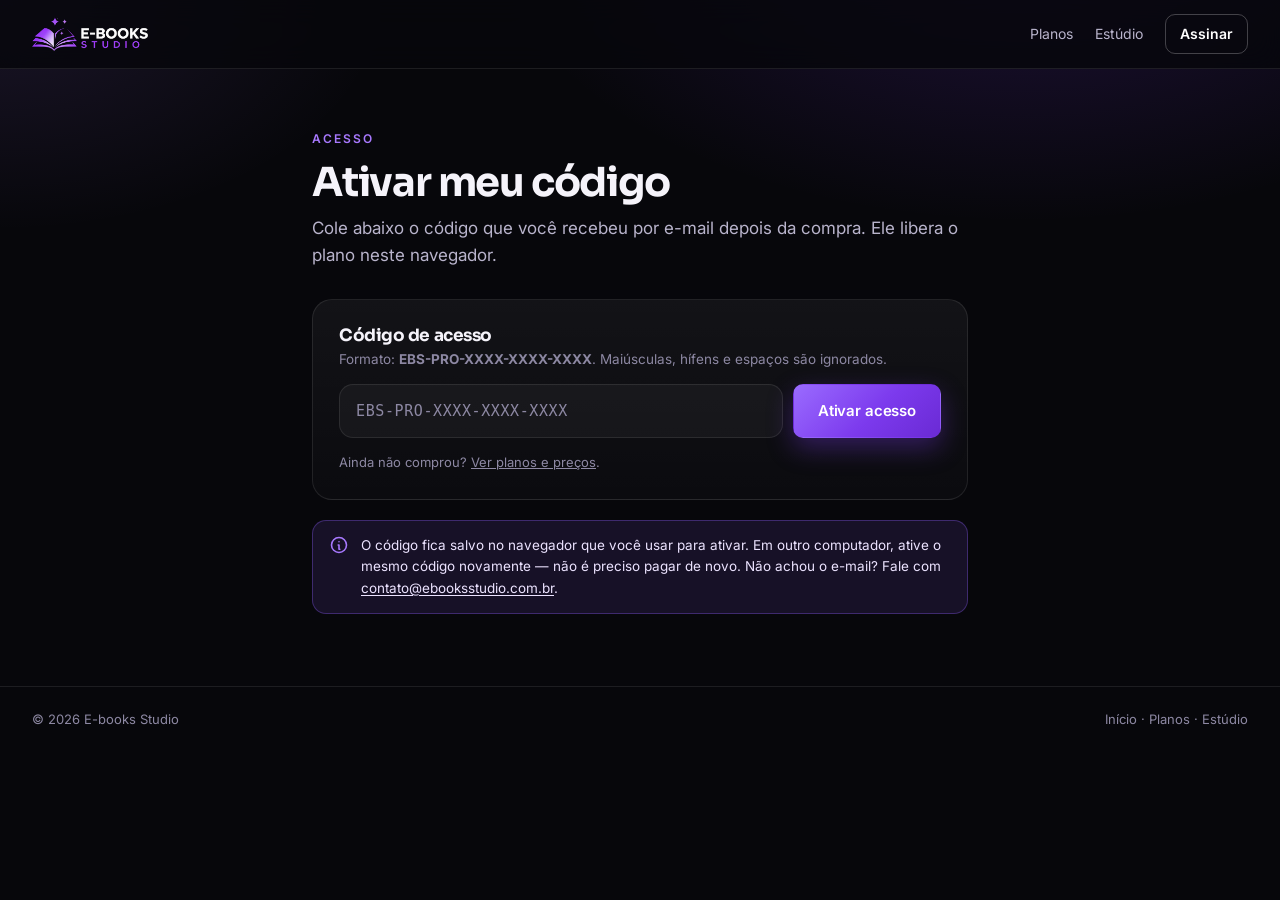
<file: acesso.html>
<!DOCTYPE html>
<html lang="pt-BR">
<head>
<meta charset="utf-8">
<meta name="viewport" content="width=device-width, initial-scale=1">
<title>Ativar código de acesso — E-books Studio</title>
<meta name="description" content="Ative o código de acesso recebido após a compra e libere o plano Profissional ou Studio no estúdio da E-books Studio.">
<meta name="theme-color" content="#07070b">
<meta name="robots" content="noindex, follow">
<link rel="icon" href="assets/img/logo-icon.png" type="image/png">
<link rel="apple-touch-icon" href="assets/img/icon-192.png">
<link rel="manifest" href="assets/site.webmanifest">
<link rel="preconnect" href="https://fonts.googleapis.com">
<link rel="preconnect" href="https://fonts.gstatic.com" crossorigin>
<link rel="stylesheet" href="assets/css/base.css">
<link rel="stylesheet" href="assets/css/paginas.css">
</head>
<body class="page">

<header class="page-head">
  <a class="brand page-head__brand" href="index.html" title="Voltar ao site">
    <img src="assets/img/logo.png" alt="E-books Studio">
  </a>
  <nav class="page-head__links" aria-label="Atalhos">
    <a href="index.html#planos">Planos</a>
    <a href="estudio.html">Estúdio</a>
    <a class="is-strong" href="checkout.html?plano=profissional">Assinar</a>
  </nav>
</header>

<main class="wrap wrap--narrow">
  <span class="eyebrow" id="pagina-eyebrow">Acesso</span>
  <h1 class="page-title" id="pagina-titulo">Ativar meu código</h1>
  <p class="page-sub" id="pagina-sub">Cole abaixo o código que você recebeu por e-mail depois da compra. Ele libera o plano neste navegador.</p>

  <div id="area-licenca"></div>

  <div class="notice notice--info" style="margin-top:20px">
    <svg viewBox="0 0 24 24" fill="none" stroke="currentColor" stroke-width="1.9" stroke-linecap="round" stroke-linejoin="round" aria-hidden="true"><path d="M12 8v.01M11 12h1v5h1"/><circle cx="12" cy="12" r="9"/></svg>
    <div>
      O código fica salvo no navegador que você usar para ativar. Em outro computador, ative o mesmo código novamente — não é preciso pagar de novo.
      Não achou o e-mail? Fale com <a href="mailto:contato@ebooksstudio.com.br" data-suporte-email>contato@ebooksstudio.com.br</a>.
    </div>
  </div>
</main>

<footer class="page-foot">
  <span>© <span id="year">2026</span> E-books Studio</span>
  <span>
    <a href="index.html">Início</a> ·
    <a href="checkout.html?plano=profissional">Planos</a> ·
    <a href="estudio.html">Estúdio</a>
  </span>
</footer>

<script src="assets/js/pagamento.js"></script>
<script src="assets/js/licenca.js"></script>
<script src="assets/js/licencas.js"></script>
<script src="assets/js/acesso.js"></script>
</body>
</html>
</file>
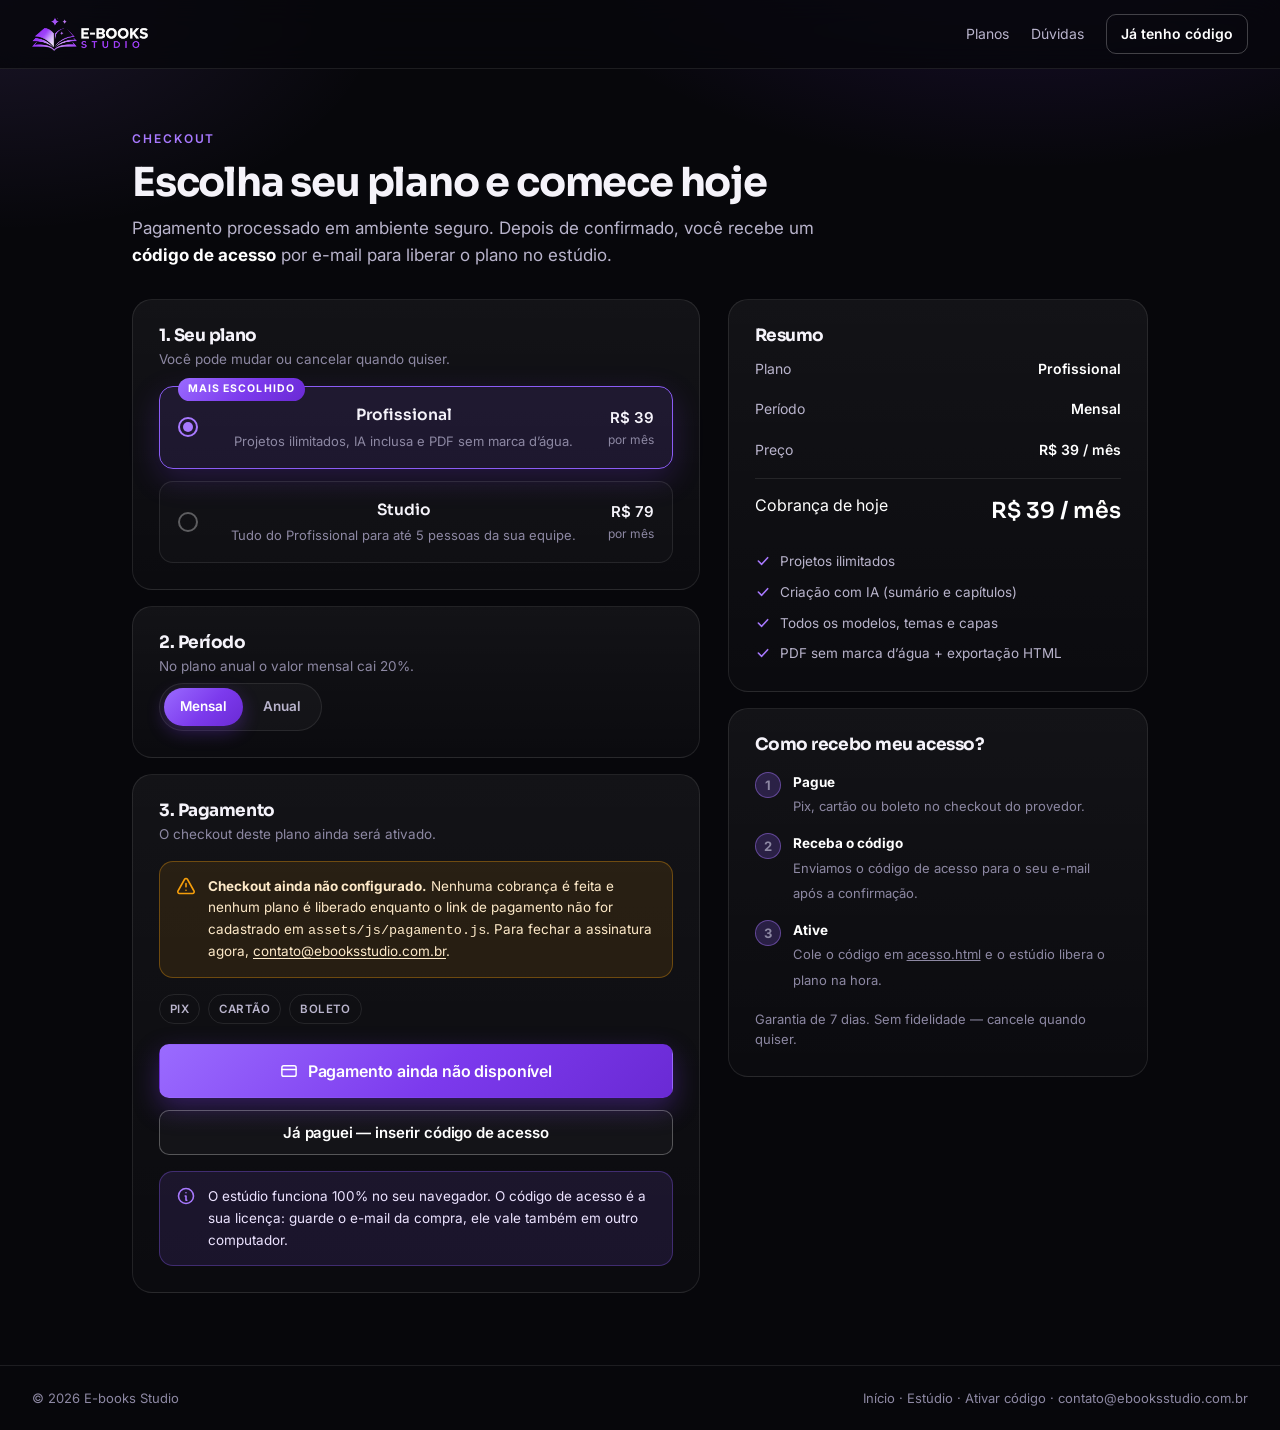
<file: checkout.html>
<!DOCTYPE html>
<html lang="pt-BR">
<head>
<meta charset="utf-8">
<meta name="viewport" content="width=device-width, initial-scale=1">
<title>Finalizar assinatura — E-books Studio</title>
<meta name="description" content="Assine o plano Profissional ou Studio da E-books Studio: projetos ilimitados, criação com IA e exportação sem marca d’água.">
<meta name="theme-color" content="#07070b">
<meta name="robots" content="noindex, follow">
<link rel="icon" href="assets/img/logo-icon.png" type="image/png">
<link rel="apple-touch-icon" href="assets/img/icon-192.png">
<link rel="manifest" href="assets/site.webmanifest">
<link rel="preconnect" href="https://fonts.googleapis.com">
<link rel="preconnect" href="https://fonts.gstatic.com" crossorigin>
<link rel="stylesheet" href="assets/css/base.css">
<link rel="stylesheet" href="assets/css/paginas.css">
</head>
<body class="page">

<header class="page-head">
  <a class="brand page-head__brand" href="index.html" title="Voltar ao site">
    <img src="assets/img/logo.png" alt="E-books Studio">
  </a>
  <nav class="page-head__links" aria-label="Atalhos">
    <a href="index.html#planos">Planos</a>
    <a href="index.html#faq">Dúvidas</a>
    <a class="is-strong" href="acesso.html">Já tenho código</a>
  </nav>
</header>

<main class="wrap">
  <span class="eyebrow">Checkout</span>
  <h1 class="page-title">Escolha seu plano e comece hoje</h1>
  <p class="page-sub">Pagamento processado em ambiente seguro. Depois de confirmado, você recebe um <strong>código de acesso</strong> por e-mail para liberar o plano no estúdio.</p>

  <div class="pay-grid">
    <!-- ------------------------------------------------------- escolha -->
    <div>
      <section class="card" aria-labelledby="plano-titulo">
        <h2 class="card__title" id="plano-titulo">1. Seu plano</h2>
        <p class="card__hint">Você pode mudar ou cancelar quando quiser.</p>

        <div class="plan-pick" role="radiogroup" aria-label="Planos disponíveis">
          <button type="button" class="plan-opt is-active" role="radio" aria-checked="true" data-plano="profissional">
            <span class="plan-opt__tag">Mais escolhido</span>
            <span class="plan-opt__radio" aria-hidden="true"></span>
            <span>
              <span class="plan-opt__name">Profissional</span>
              <span class="plan-opt__desc">Projetos ilimitados, IA inclusa e PDF sem marca d’água.</span>
            </span>
            <span class="plan-opt__price" data-preco="profissional">R$ 39<small>por mês</small></span>
          </button>

          <button type="button" class="plan-opt" role="radio" aria-checked="false" data-plano="studio">
            <span class="plan-opt__radio" aria-hidden="true"></span>
            <span>
              <span class="plan-opt__name">Studio</span>
              <span class="plan-opt__desc">Tudo do Profissional para até 5 pessoas da sua equipe.</span>
            </span>
            <span class="plan-opt__price" data-preco="studio">R$ 79<small>por mês</small></span>
          </button>
        </div>
      </section>

      <section class="card" aria-labelledby="ciclo-titulo">
        <h2 class="card__title" id="ciclo-titulo">2. Período</h2>
        <p class="card__hint">No plano anual o valor mensal cai 20%.</p>
        <div class="cycle" role="group" aria-label="Periodicidade">
          <button type="button" class="is-active" data-ciclo="mensal">Mensal</button>
          <button type="button" data-ciclo="anual">Anual</button>
        </div>
        <span class="cycle__save" id="ciclo-save" hidden>Economize 20%</span>
      </section>

      <section class="card" aria-labelledby="pagar-titulo">
        <h2 class="card__title" id="pagar-titulo">3. Pagamento</h2>
        <p class="card__hint" id="pagamento-hint">Ambiente seguro do provedor de pagamentos.</p>

        <div id="aviso-pagamento" class="notice notice--warn" hidden>
          <svg viewBox="0 0 24 24" fill="none" stroke="currentColor" stroke-width="1.9" stroke-linecap="round" stroke-linejoin="round" aria-hidden="true"><path d="M12 9v4M12 17h.01"/><path d="M10.3 3.9 2.4 18a2 2 0 0 0 1.7 3h15.8a2 2 0 0 0 1.7-3L13.7 3.9a2 2 0 0 0-3.4 0z"/></svg>
          <div>
            <strong>Checkout ainda não configurado.</strong>
            Nenhuma cobrança é feita e nenhum plano é liberado enquanto o link de pagamento não for cadastrado em <code>assets/js/pagamento.js</code>.
            <span id="aviso-contato"></span>
          </div>
        </div>

        <div class="pay-methods" aria-label="Formas de pagamento aceitas">
          <span>Pix</span><span>Cartão</span><span>Boleto</span>
        </div>

        <div style="display:grid;gap:12px;margin-top:20px">
          <a class="btn btn--primary btn--lg btn--block" id="btn-pagar" href="#" target="_blank" rel="noopener">
            <svg viewBox="0 0 24 24" fill="none" stroke="currentColor" stroke-width="1.9" stroke-linecap="round" stroke-linejoin="round" aria-hidden="true"><rect x="2.5" y="5" width="19" height="14" rx="2.5"/><path d="M2.5 10h19"/></svg>
            <span id="btn-pagar-texto">Ir para o pagamento</span>
          </a>
          <a class="btn btn--ghost btn--block" href="acesso.html">Já paguei — inserir código de acesso</a>
        </div>

        <div class="notice notice--info">
          <svg viewBox="0 0 24 24" fill="none" stroke="currentColor" stroke-width="1.9" stroke-linecap="round" stroke-linejoin="round" aria-hidden="true"><path d="M12 8v.01M11 12h1v5h1"/><circle cx="12" cy="12" r="9"/></svg>
          <div>
            O estúdio funciona 100% no seu navegador. O código de acesso é a sua licença: guarde o e-mail da compra, ele vale também em outro computador.
          </div>
        </div>
      </section>
    </div>

    <!-- --------------------------------------------------------- resumo -->
    <aside class="summary" aria-labelledby="resumo-titulo">
      <div class="card">
        <h2 class="card__title" id="resumo-titulo">Resumo</h2>
        <div class="summary__row"><span>Plano</span><strong id="resumo-plano">Profissional</strong></div>
        <div class="summary__row"><span>Período</span><strong id="resumo-ciclo">Mensal</strong></div>
        <div class="summary__row"><span>Preço</span><strong id="resumo-preco">R$ 39 / mês</strong></div>
        <div class="summary__row summary__row--total"><span>Cobrança de hoje</span><strong id="resumo-total">R$ 39</strong></div>

        <ul class="summary__list" id="resumo-recursos">
          <li><svg viewBox="0 0 24 24" fill="none" stroke="currentColor" stroke-width="2.4" stroke-linecap="round" stroke-linejoin="round"><path d="m5 12 5 5 9-10"/></svg>Projetos ilimitados</li>
          <li><svg viewBox="0 0 24 24" fill="none" stroke="currentColor" stroke-width="2.4" stroke-linecap="round" stroke-linejoin="round"><path d="m5 12 5 5 9-10"/></svg>Criação com IA (sumário e capítulos)</li>
          <li><svg viewBox="0 0 24 24" fill="none" stroke="currentColor" stroke-width="2.4" stroke-linecap="round" stroke-linejoin="round"><path d="m5 12 5 5 9-10"/></svg>Todos os modelos, temas e capas</li>
          <li><svg viewBox="0 0 24 24" fill="none" stroke="currentColor" stroke-width="2.4" stroke-linecap="round" stroke-linejoin="round"><path d="m5 12 5 5 9-10"/></svg>PDF sem marca d’água + exportação HTML</li>
        </ul>
      </div>

      <div class="card">
        <h2 class="card__title">Como recebo meu acesso?</h2>
        <div class="steps">
          <div class="step">
            <span class="step__num">1</span>
            <div><strong>Pague</strong><span>Pix, cartão ou boleto no checkout do provedor.</span></div>
          </div>
          <div class="step">
            <span class="step__num">2</span>
            <div><strong>Receba o código</strong><span>Enviamos o código de acesso para o seu e-mail após a confirmação.</span></div>
          </div>
          <div class="step">
            <span class="step__num">3</span>
            <div><strong>Ative</strong><span>Cole o código em <a href="acesso.html" style="text-decoration:underline">acesso.html</a> e o estúdio libera o plano na hora.</span></div>
          </div>
        </div>
        <p class="muted" style="margin:16px 0 0">Garantia de <span id="garantia">7</span> dias. Sem fidelidade — cancele quando quiser.</p>
      </div>
    </aside>
  </div>
</main>

<footer class="page-foot">
  <span>© <span id="year">2026</span> E-books Studio</span>
  <span>
    <a href="index.html">Início</a> ·
    <a href="estudio.html">Estúdio</a> ·
    <a href="acesso.html">Ativar código</a> ·
    <a href="mailto:contato@ebooksstudio.com.br" data-suporte-email>contato@ebooksstudio.com.br</a>
  </span>
</footer>

<script src="assets/js/pagamento.js"></script>
<script src="assets/js/licenca.js"></script>
<script src="assets/js/licencas.js"></script>
<script src="assets/js/checkout.js"></script>
</body>
</html>
</file>
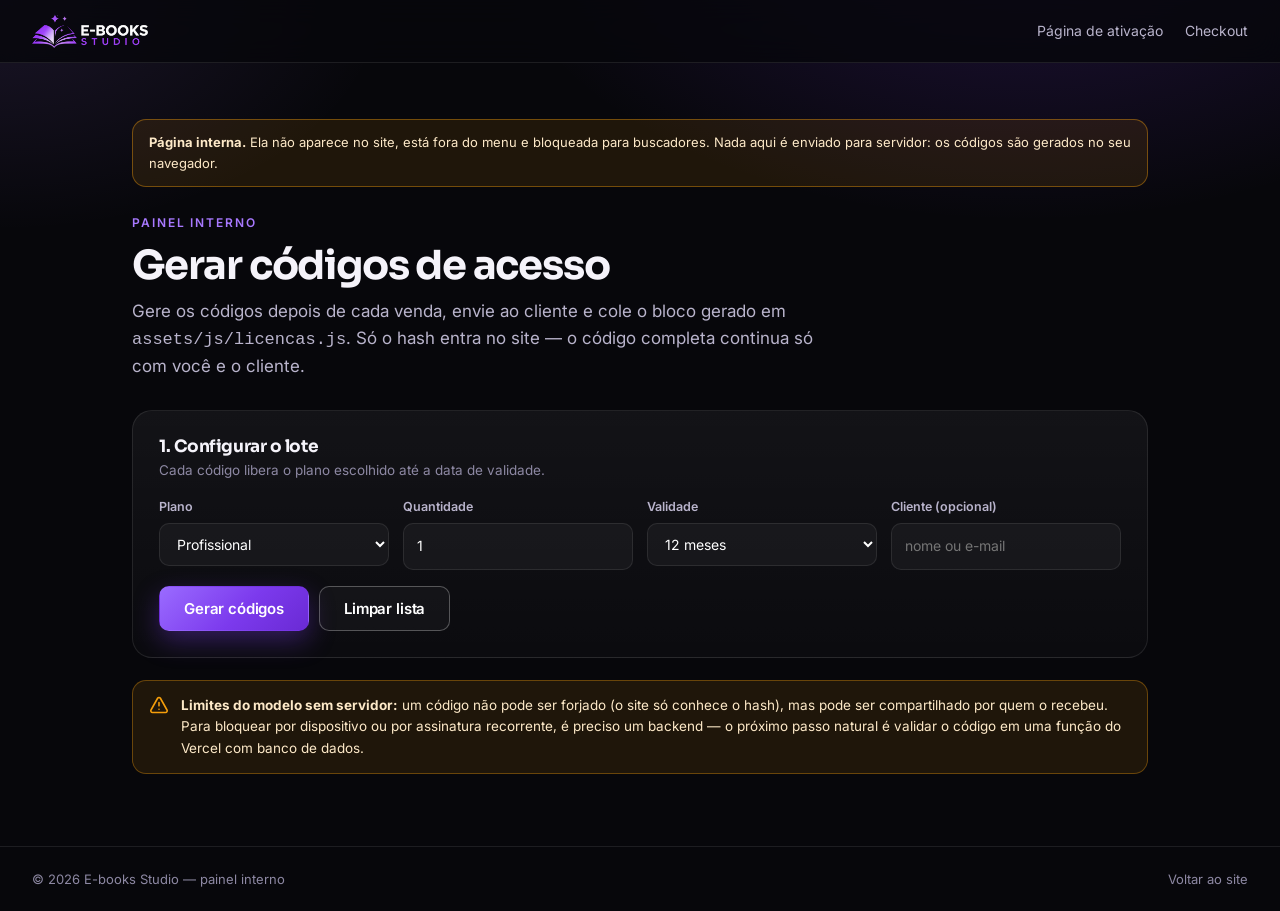
<file: admin/licencas.html>
<!DOCTYPE html>
<html lang="pt-BR">
<head>
<meta charset="utf-8">
<meta name="viewport" content="width=device-width, initial-scale=1">
<title>Painel de licenças — E-books Studio</title>
<meta name="robots" content="noindex, nofollow">
<meta name="theme-color" content="#07070b">
<link rel="icon" href="../assets/img/logo-icon.png" type="image/png">
<link rel="preconnect" href="https://fonts.googleapis.com">
<link rel="preconnect" href="https://fonts.gstatic.com" crossorigin>
<link rel="stylesheet" href="../assets/css/base.css">
<link rel="stylesheet" href="../assets/css/paginas.css">
</head>
<body class="page">

<header class="page-head">
  <a class="brand page-head__brand" href="../index.html" title="Voltar ao site">
    <img src="../assets/img/logo.png" alt="E-books Studio">
  </a>
  <nav class="page-head__links" aria-label="Atalhos">
    <a href="../acesso.html">Página de ativação</a>
    <a href="../checkout.html?plano=profissional">Checkout</a>
  </nav>
</header>

<main class="wrap">
  <div class="admin-banner">
    <strong>Página interna.</strong> Ela não aparece no site, está fora do menu e bloqueada para buscadores.
    Nada aqui é enviado para servidor: os códigos são gerados no seu navegador.
  </div>

  <span class="eyebrow">Painel interno</span>
  <h1 class="page-title">Gerar códigos de acesso</h1>
  <p class="page-sub">Gere os códigos depois de cada venda, envie ao cliente e cole o bloco gerado em <code>assets/js/licencas.js</code>. Só o hash entra no site — o código completa continua só com você e o cliente.</p>

  <div class="card">
    <h2 class="card__title">1. Configurar o lote</h2>
    <p class="card__hint">Cada código libera o plano escolhido até a data de validade.</p>

    <div class="admin-grid" style="margin-top:16px">
      <div>
        <label class="field-label" for="plano">Plano</label>
        <select class="field-select" id="plano">
          <option value="profissional">Profissional</option>
          <option value="studio">Studio</option>
        </select>
      </div>
      <div>
        <label class="field-label" for="quantidade">Quantidade</label>
        <input class="field-input" id="quantidade" type="number" min="1" max="200" value="1">
      </div>
      <div>
        <label class="field-label" for="validade">Validade</label>
        <select class="field-select" id="validade">
          <option value="1">1 mês</option>
          <option value="3">3 meses</option>
          <option value="6">6 meses</option>
          <option value="12" selected>12 meses</option>
          <option value="24">24 meses</option>
          <option value="0">Sem validade</option>
        </select>
      </div>
      <div>
        <label class="field-label" for="cliente">Cliente (opcional)</label>
        <input class="field-input" id="cliente" type="text" placeholder="nome ou e-mail">
      </div>
    </div>

    <div class="row-actions">
      <button class="btn btn--primary" type="button" id="btn-gerar">Gerar códigos</button>
      <button class="btn btn--ghost" type="button" id="btn-limpar">Limpar lista</button>
    </div>
  </div>

  <div class="card" id="card-resultado" hidden>
    <h2 class="card__title">2. Códigos deste lote</h2>
    <p class="card__hint">Envie um código por cliente (e-mail, WhatsApp ou junto ao produto). Cada código serve em qualquer navegador, uma vez por licença.</p>
    <div class="codes" id="lista-codigos"></div>

    <div class="row-actions">
      <button class="btn btn--ghost" type="button" id="btn-copiar-codigos">Copiar todos os códigos</button>
      <button class="btn btn--ghost" type="button" id="btn-baixar-csv">Baixar CSV</button>
    </div>

    <h2 class="card__title" style="margin-top:26px">3. Cole este bloco em <code>assets/js/licencas.js</code></h2>
    <p class="card__hint">Adicione as linhas dentro do array <code>window.EBOOKS_LICENCAS</code> e publique. Sem esse passo o código não é reconhecido.</p>
    <textarea class="snippet" id="snippet" readonly spellcheck="false"></textarea>
    <div class="row-actions">
      <button class="btn btn--primary" type="button" id="btn-copiar-snippet">Copiar bloco</button>
      <button class="btn btn--ghost" type="button" id="btn-copiar-registros">Copiar só os registros</button>
    </div>
  </div>

  <div class="notice notice--warn" style="margin-top:22px">
    <svg viewBox="0 0 24 24" fill="none" stroke="currentColor" stroke-width="1.9" stroke-linecap="round" stroke-linejoin="round" aria-hidden="true"><path d="M12 9v4M12 17h.01"/><path d="M10.3 3.9 2.4 18a2 2 0 0 0 1.7 3h15.8a2 2 0 0 0 1.7-3L13.7 3.9a2 2 0 0 0-3.4 0z"/></svg>
    <div>
      <strong>Limites do modelo sem servidor:</strong> um código não pode ser forjado (o site só conhece o hash), mas pode ser compartilhado por quem o recebeu.
      Para bloquear por dispositivo ou por assinatura recorrente, é preciso um backend — o próximo passo natural é validar o código em uma função do Vercel com banco de dados.
    </div>
  </div>
</main>

<footer class="page-foot">
  <span>© <span id="year">2026</span> E-books Studio — painel interno</span>
  <span><a href="../index.html">Voltar ao site</a></span>
</footer>

<script src="../assets/js/licenca.js"></script>
<script src="../assets/js/licencas.js"></script>
<script src="../assets/js/admin-licencas.js"></script>
</body>
</html>
</file>
<file: assets/css/base.css>
/* ==========================================================================
   E-books Studio — base.css
   Tokens, reset e componentes compartilhados (site + estúdio)
   ========================================================================== */

@import url('https://fonts.googleapis.com/css2?family=Sora:wght@400;500;600;700;800&family=Inter:wght@400;500;600;700&family=Lora:ital,wght@0,400;0,600;1,400&display=swap');

:root {
  /* Marca */
  --purple-50:  #f4efff;
  --purple-100: #e9ddff;
  --purple-300: #c4a4ff;
  --purple-400: #a879ff;
  --purple-500: #8b5cf6;
  --purple-600: #7c3aed;
  --purple-700: #6d28d9;
  --purple-900: #3b1683;

  /* Neutros escuros */
  --ink-950: #07070b;
  --ink-900: #0b0b11;
  --ink-850: #101017;
  --ink-800: #14141d;
  --ink-750: #191922;
  --ink-700: #20202b;

  /* Neutros claros */
  --paper: #ffffff;
  --paper-100: #f7f6fb;
  --paper-200: #efedf6;
  --paper-300: #e3e0ee;

  --text: #f5f3fa;
  --text-soft: #b9b4cc;
  --text-dim: #8d88a3;
  --text-dark: #14111d;
  --text-dark-soft: #56506b;

  --line: rgba(255, 255, 255, 0.09);
  --line-soft: rgba(255, 255, 255, 0.06);
  --line-dark: #e4e1ee;

  --success: #34d399;
  --danger: #f87171;

  --grad: linear-gradient(135deg, #9a6bff 0%, #7c3aed 55%, #6a2ad4 100%);
  --grad-soft: linear-gradient(135deg, rgba(154, 107, 255, 0.22), rgba(124, 58, 237, 0.08));

  --r-sm: 10px;
  --r-md: 14px;
  --r-lg: 20px;
  --r-xl: 28px;
  --r-full: 999px;

  --shadow-sm: 0 2px 8px rgba(9, 6, 22, 0.08);
  --shadow-md: 0 14px 40px rgba(9, 6, 22, 0.12);
  --shadow-lg: 0 30px 80px rgba(9, 6, 22, 0.22);
  --glow: 0 18px 48px rgba(124, 58, 237, 0.32);

  --font-display: 'Sora', 'Segoe UI', system-ui, -apple-system, sans-serif;
  --font-body: 'Inter', 'Segoe UI', system-ui, -apple-system, sans-serif;
  --font-serif: 'Lora', Georgia, 'Times New Roman', serif;

  --nav-h: 76px;
  --container: 1240px;
  --ease: cubic-bezier(0.22, 0.68, 0, 1);
}

*,
*::before,
*::after { box-sizing: border-box; }

html {
  -webkit-text-size-adjust: 100%;
  scroll-behavior: smooth;
  scroll-padding-top: calc(var(--nav-h) + 24px);
}

body {
  margin: 0;
  background: var(--ink-950);
  color: var(--text);
  font-family: var(--font-body);
  font-size: 16px;
  line-height: 1.6;
  -webkit-font-smoothing: antialiased;
  text-rendering: optimizeLegibility;
  overflow-x: hidden;
}

img, svg, video { display: block; max-width: 100%; }
img { height: auto; }
a { color: inherit; text-decoration: none; }
button, input, select, textarea { font: inherit; color: inherit; }
button { cursor: pointer; background: none; border: 0; }
ul, ol { margin: 0; padding: 0; list-style: none; }
h1, h2, h3, h4, h5 {
  font-family: var(--font-display);
  margin: 0;
  line-height: 1.12;
  letter-spacing: -0.026em;
  font-weight: 700;
}
p { margin: 0; }

::selection { background: rgba(139, 92, 246, 0.4); color: #fff; }

:focus-visible {
  outline: 2px solid var(--purple-400);
  outline-offset: 3px;
  border-radius: 6px;
}

/* --- Layout -------------------------------------------------------------- */
.container {
  width: 100%;
  max-width: var(--container);
  margin-inline: auto;
  padding-inline: 24px;
}

.section { padding-block: clamp(64px, 8vw, 112px); position: relative; }
.section--light { background: var(--paper); color: var(--text-dark); }
.section--soft { background: var(--paper-100); color: var(--text-dark); }
.section--dark { background: var(--ink-950); }

.eyebrow {
  display: inline-block;
  font-size: 12px;
  font-weight: 600;
  letter-spacing: 0.16em;
  text-transform: uppercase;
  color: var(--purple-500);
  margin-bottom: 14px;
}
.section--light .eyebrow,
.section--soft .eyebrow { color: var(--purple-600); }

.section-head { max-width: 780px; margin-inline: auto; text-align: center; }
.section-head h2 {
  font-size: clamp(30px, 4.2vw, 46px);
  margin-bottom: 18px;
}
.section-head p {
  font-size: clamp(15px, 1.5vw, 18px);
  color: var(--text-soft);
  line-height: 1.65;
}
.section--light .section-head p,
.section--soft .section-head p { color: var(--text-dark-soft); }

/* --- Botões -------------------------------------------------------------- */
.btn {
  --btn-bg: var(--grad);
  display: inline-flex;
  align-items: center;
  justify-content: center;
  gap: 10px;
  padding: 14px 24px;
  border-radius: var(--r-sm);
  font-family: var(--font-body);
  font-size: 15px;
  font-weight: 600;
  letter-spacing: -0.01em;
  line-height: 1;
  white-space: nowrap;
  border: 1px solid transparent;
  transition: transform 0.2s var(--ease), box-shadow 0.25s var(--ease),
              background-color 0.2s var(--ease), border-color 0.2s var(--ease), opacity 0.2s;
}
.btn svg { width: 18px; height: 18px; flex: none; }
.btn--primary {
  background: var(--btn-bg);
  color: #fff;
  box-shadow: 0 10px 26px rgba(124, 58, 237, 0.34);
}
.btn--primary:hover {
  transform: translateY(-2px);
  box-shadow: 0 16px 34px rgba(124, 58, 237, 0.44);
}
.btn--ghost {
  background: rgba(255, 255, 255, 0.03);
  border-color: rgba(255, 255, 255, 0.28);
  color: #fff;
}
.btn--ghost:hover {
  background: rgba(255, 255, 255, 0.09);
  border-color: rgba(255, 255, 255, 0.45);
  transform: translateY(-2px);
}
.btn--light {
  background: var(--paper);
  color: var(--purple-700);
  border-color: var(--line-dark);
  box-shadow: var(--shadow-sm);
}
.btn--light:hover { transform: translateY(-2px); box-shadow: var(--shadow-md); }
.btn--outline-dark {
  background: transparent;
  color: var(--text-dark);
  border-color: var(--paper-300);
}
.btn--outline-dark:hover { border-color: var(--purple-500); color: var(--purple-700); }
.btn--block { width: 100%; }
.btn--sm { padding: 11px 18px; font-size: 14px; }
.btn--lg { padding: 17px 30px; font-size: 16px; }
.btn[disabled] { opacity: 0.55; cursor: not-allowed; transform: none !important; }

/* --- Utilitários --------------------------------------------------------- */
.sr-only {
  position: absolute;
  width: 1px; height: 1px;
  padding: 0; margin: -1px;
  overflow: hidden;
  clip: rect(0 0 0 0);
  white-space: nowrap;
  border: 0;
}
.skip-link {
  position: fixed;
  top: 12px; left: 12px;
  z-index: 999;
  padding: 10px 16px;
  border-radius: 8px;
  background: #fff;
  color: var(--purple-700);
  font-weight: 600;
  transform: translateY(-200%);
  transition: transform 0.2s;
}
.skip-link:focus { transform: none; }

.text-gradient {
  background: linear-gradient(120deg, #b58bff, #8b5cf6 45%, #c084fc);
  -webkit-background-clip: text;
  background-clip: text;
  color: transparent;
}

/* --- Reveal on scroll ---------------------------------------------------- */
[data-reveal] {
  opacity: 0;
  transform: translateY(26px);
  transition: opacity 0.7s var(--ease), transform 0.7s var(--ease);
  transition-delay: var(--reveal-delay, 0ms);
  will-change: opacity, transform;
}
[data-reveal].is-visible { opacity: 1; transform: none; }

@media (prefers-reduced-motion: reduce) {
  html { scroll-behavior: auto; }
  *, *::before, *::after {
    animation-duration: 0.001ms !important;
    transition-duration: 0.001ms !important;
  }
  [data-reveal] { opacity: 1; transform: none; }
}

/* --- Marca (logo) -------------------------------------------------------- */
.brand {
  display: inline-flex;
  align-items: center;
  gap: 12px;
  flex: none;
}
.brand img { height: 42px; width: auto; }
.brand__mark {
  width: 42px; height: 42px;
  display: grid; place-items: center;
  border-radius: 12px;
  background: var(--grad-soft);
  border: 1px solid rgba(168, 121, 255, 0.3);
}
.brand__mark img { height: 24px; }
</file>
<file: assets/css/landing.css>
/* ==========================================================================
   E-books Studio — landing.css
   ========================================================================== */

/* --- Navbar -------------------------------------------------------------- */
.nav {
  position: fixed;
  inset: 0 0 auto;
  z-index: 100;
  height: var(--nav-h);
  display: flex;
  align-items: center;
  background: rgba(7, 7, 11, 0.72);
  backdrop-filter: blur(18px);
  -webkit-backdrop-filter: blur(18px);
  border-bottom: 1px solid transparent;
  transition: background 0.3s var(--ease), border-color 0.3s var(--ease), height 0.3s var(--ease);
}
.nav.is-stuck {
  background: rgba(7, 7, 11, 0.92);
  border-bottom-color: var(--line-soft);
  height: 66px;
}
.nav__inner {
  width: 100%;
  max-width: var(--container);
  margin-inline: auto;
  padding-inline: 24px;
  display: flex;
  align-items: center;
  gap: 28px;
}
.nav__logo img { height: 40px; transition: height 0.3s var(--ease); }
.nav.is-stuck .nav__logo img { height: 34px; }

.nav__links {
  display: flex;
  align-items: center;
  gap: 4px;
  margin-inline: auto;
}
.nav__links a {
  position: relative;
  padding: 9px 12px;
  font-size: 14.5px;
  font-weight: 500;
  color: var(--text-soft);
  border-radius: 8px;
  transition: color 0.2s, background 0.2s;
}
.nav__links a:hover { color: #fff; background: rgba(255, 255, 255, 0.05); }
.nav__links a.is-active { color: #fff; }
.nav__links a.is-active::after {
  content: '';
  position: absolute;
  left: 12px; right: 12px; bottom: 2px;
  height: 2px;
  border-radius: 2px;
  background: var(--purple-500);
}

.nav__actions { display: flex; align-items: center; gap: 12px; }
.nav__login {
  font-size: 14.5px;
  font-weight: 500;
  color: var(--text-soft);
  padding: 9px 6px;
  transition: color 0.2s;
}
.nav__login:hover { color: #fff; }

.nav__toggle {
  display: none;
  width: 42px; height: 42px;
  place-items: center;
  border-radius: 10px;
  border: 1px solid var(--line);
  color: #fff;
}
.nav__toggle svg { width: 22px; height: 22px; }

.mobile-menu {
  position: fixed;
  inset: var(--nav-h) 0 0;
  z-index: 99;
  padding: 18px 24px 40px;
  overflow-y: auto;
  align-content: start;
  background: rgba(6, 6, 10, 0.985);
  backdrop-filter: blur(18px);
  border-bottom: 1px solid var(--line);
  display: grid;
  gap: 4px;
  transform: translateY(-12px);
  opacity: 0;
  pointer-events: none;
  transition: opacity 0.25s, transform 0.25s;
}
.mobile-menu.is-open { opacity: 1; transform: none; pointer-events: auto; }
.mobile-menu a {
  padding: 13px 12px;
  border-radius: 10px;
  font-size: 16px;
  color: var(--text-soft);
}
.mobile-menu a:hover { background: rgba(255, 255, 255, 0.05); color: #fff; }
.mobile-menu .btn { margin-top: 10px; }

/* --- Hero ---------------------------------------------------------------- */
.hero {
  position: relative;
  padding-top: calc(var(--nav-h) + clamp(48px, 6vw, 88px));
  padding-bottom: clamp(120px, 11vw, 150px);
  overflow: hidden;
  isolation: isolate;
}
.hero__bg {
  position: absolute;
  inset: 0;
  z-index: -2;
}
.hero__bg img {
  width: 100%; height: 100%;
  object-fit: cover;
  object-position: center right;
}
.hero__bg::after {
  content: '';
  position: absolute;
  inset: 0;
  background:
    linear-gradient(90deg, #07070b 0%, rgba(7, 7, 11, 0.94) 32%, rgba(7, 7, 11, 0.55) 62%, rgba(7, 7, 11, 0.35) 100%),
    linear-gradient(180deg, rgba(7, 7, 11, 0.85) 0%, rgba(7, 7, 11, 0.15) 40%, rgba(7, 7, 11, 0.9) 100%);
}
.hero__glow {
  position: absolute;
  width: 620px; height: 620px;
  right: -120px; top: -160px;
  border-radius: 50%;
  background: radial-gradient(circle, rgba(124, 58, 237, 0.35), transparent 68%);
  filter: blur(30px);
  z-index: -1;
}
.hero__inner {
  display: grid;
  grid-template-columns: minmax(0, 1fr) minmax(0, 0.72fr);
  gap: 40px;
  align-items: center;
}
.hero__copy { max-width: 660px; }
.hero__eyebrow {
  display: inline-flex;
  align-items: center;
  gap: 10px;
  font-size: 12px;
  font-weight: 600;
  letter-spacing: 0.16em;
  text-transform: uppercase;
  color: var(--purple-300);
  margin-bottom: 22px;
}
.hero__eyebrow::before {
  content: '';
  width: 26px; height: 1px;
  background: var(--purple-500);
}
.hero h1 {
  font-size: clamp(34px, 4.4vw, 56px);
  font-weight: 800;
  line-height: 1.06;
  letter-spacing: -0.035em;
  margin-bottom: 22px;
}
.hero h1 .text-gradient { display: inline-block; }
.hero__lead {
  font-size: clamp(15.5px, 1.6vw, 18px);
  line-height: 1.65;
  color: var(--text-soft);
  max-width: 520px;
  margin-bottom: 32px;
}
.hero__cta { display: flex; flex-wrap: wrap; gap: 14px; margin-bottom: 36px; }
.hero__trust {
  display: flex;
  flex-wrap: wrap;
  gap: 10px 28px;
  align-items: center;
}
.hero__trust li {
  display: inline-flex;
  align-items: center;
  gap: 9px;
  font-size: 13.5px;
  color: var(--text-soft);
}
.hero__trust .ic {
  width: 26px; height: 26px;
  display: grid; place-items: center;
  border-radius: 50%;
  background: rgba(139, 92, 246, 0.16);
  color: var(--purple-300);
}
.hero__trust .ic svg { width: 14px; height: 14px; }

/* cartão flutuante */
.hero__card {
  position: relative;
  justify-self: end;
  width: min(100%, 330px);
  padding: 20px;
  border-radius: var(--r-lg);
  background: rgba(17, 15, 26, 0.72);
  border: 1px solid rgba(255, 255, 255, 0.12);
  backdrop-filter: blur(22px);
  -webkit-backdrop-filter: blur(22px);
  box-shadow: 0 26px 60px rgba(0, 0, 0, 0.4);
  animation: float 7s ease-in-out infinite;
}
@keyframes float {
  0%, 100% { transform: translateY(0); }
  50% { transform: translateY(-12px); }
}
.hero__card-top {
  display: flex;
  align-items: center;
  justify-content: space-between;
  margin-bottom: 16px;
}
.hero__card-label {
  font-size: 11px;
  font-weight: 600;
  letter-spacing: 0.12em;
  text-transform: uppercase;
  color: var(--text-dim);
}
.hero__card-badge {
  display: inline-flex;
  align-items: center;
  gap: 6px;
  padding: 4px 9px;
  border-radius: var(--r-full);
  font-size: 10.5px;
  font-weight: 600;
  color: var(--purple-300);
  background: rgba(139, 92, 246, 0.16);
  border: 1px solid rgba(139, 92, 246, 0.26);
}
.hero__card-badge i {
  width: 5px; height: 5px;
  border-radius: 50%;
  background: var(--success);
  box-shadow: 0 0 0 3px rgba(52, 211, 153, 0.18);
}
.hero__card-body { display: flex; gap: 14px; align-items: flex-start; }
.hero__card-thumb {
  width: 62px;
  flex: none;
  aspect-ratio: 2 / 3;
  border-radius: 6px;
  background: linear-gradient(160deg, #a970ff, #6a2ad4 60%, #2a1250);
  box-shadow: 0 8px 20px rgba(0, 0, 0, 0.45);
  position: relative;
  overflow: hidden;
}
.hero__card-thumb::after {
  content: '';
  position: absolute;
  inset: 0;
  background: radial-gradient(circle at 70% 20%, rgba(255, 255, 255, 0.35), transparent 55%);
}
.hero__card-thumb span {
  position: absolute;
  inset: auto 8px 10px;
  height: 3px;
  border-radius: 2px;
  background: rgba(255, 255, 255, 0.75);
  box-shadow: 0 -8px 0 rgba(255, 255, 255, 0.35), 0 -16px 0 rgba(255, 255, 255, 0.22);
  z-index: 1;
}
.hero__card h3 { font-size: 14.5px; margin-bottom: 3px; }
.hero__card-sub { font-size: 11.5px; color: var(--text-dim); margin-bottom: 10px; }
.hero__progress {
  height: 5px;
  border-radius: var(--r-full);
  background: rgba(255, 255, 255, 0.09);
  overflow: hidden;
}
.hero__progress span {
  display: block;
  height: 100%;
  width: 72%;
  border-radius: inherit;
  background: var(--grad);
}
.hero__progress-meta {
  display: flex;
  justify-content: space-between;
  font-size: 10.5px;
  color: var(--text-dim);
  margin-top: 7px;
}

/* --- Faixa de recursos --------------------------------------------------- */
.feature-strip {
  position: relative;
  margin-top: clamp(-92px, -7vw, -60px);
  margin-bottom: clamp(28px, 3.4vw, 52px);
  z-index: 5;
}
.feature-strip__grid {
  display: grid;
  grid-template-columns: repeat(4, 1fr);
  border-radius: var(--r-md);
  background: rgba(14, 13, 21, 0.94);
  border: 1px solid var(--line);
  box-shadow: 0 30px 70px rgba(0, 0, 0, 0.45);
  overflow: hidden;
  backdrop-filter: blur(16px);
}
.feature-strip__item {
  display: flex;
  gap: 14px;
  align-items: flex-start;
  padding: 26px 24px;
  border-right: 1px solid var(--line-soft);
  transition: background 0.25s;
}
.feature-strip__item:last-child { border-right: 0; }
.feature-strip__item:hover { background: rgba(139, 92, 246, 0.07); }
.feature-strip__item .ico {
  flex: none;
  width: 34px; height: 34px;
  color: var(--purple-400);
}
.feature-strip__item .ico svg { width: 100%; height: 100%; }
.feature-strip__item h3 {
  font-size: 15px;
  font-family: var(--font-body);
  font-weight: 600;
  letter-spacing: -0.01em;
  margin-bottom: 2px;
}
.feature-strip__item p { font-size: 12.5px; color: var(--text-dim); line-height: 1.45; }

/* --- Modos de criação ---------------------------------------------------- */
.modes__grid {
  display: grid;
  grid-template-columns: repeat(3, 1fr);
  gap: 24px;
  margin-top: clamp(36px, 4vw, 56px);
}
.mode-card {
  display: flex;
  flex-direction: column;
  padding: 34px 30px 30px;
  border-radius: var(--r-lg);
  background: var(--paper-100);
  border: 1px solid var(--line-dark);
  transition: transform 0.3s var(--ease), box-shadow 0.3s var(--ease), border-color 0.3s;
}
.mode-card:hover {
  transform: translateY(-6px);
  box-shadow: var(--shadow-md);
  border-color: rgba(124, 58, 237, 0.35);
}
.mode-card__icon { width: 46px; height: 46px; color: var(--purple-600); margin-bottom: 26px; }
.mode-card__icon svg { width: 100%; height: 100%; }
.mode-card h3 { font-size: 21px; margin-bottom: 12px; color: var(--text-dark); }
.mode-card p { font-size: 14.5px; color: var(--text-dark-soft); line-height: 1.62; margin-bottom: 26px; }
.mode-card .btn { margin-top: auto; }
.mode-card--ai { background: linear-gradient(180deg, #f7f2ff, #fff); }

/* --- Estatísticas -------------------------------------------------------- */
.stats {
  position: relative;
  overflow: hidden;
  background: var(--ink-950);
  border-top: 1px solid var(--line);
  border-bottom: 1px solid var(--line);
}
.stats::before {
  content: '';
  position: absolute;
  inset: 0;
  background: radial-gradient(ellipse at 20% 0%, rgba(124, 58, 237, 0.18), transparent 55%);
  pointer-events: none;
}
.stats__grid {
  display: grid;
  grid-template-columns: 1.42fr 2.2fr;
  gap: clamp(32px, 4vw, 60px);
  align-items: center;
  padding-block: clamp(56px, 6vw, 80px);
  position: relative;
}
.stats__quote h2 {
  font-size: clamp(24px, 2.7vw, 33px);
  line-height: 1.2;
  letter-spacing: -0.03em;
  margin-bottom: 16px;
  text-wrap: balance;
}
.stats__quote p { font-size: 14.5px; color: var(--text-soft); max-width: 380px; }
.stats__list {
  display: grid;
  grid-template-columns: repeat(4, 1fr);
}
.stats__item {
  padding: 4px 18px;
  border-left: 1px solid var(--line);
  text-align: center;
}
.stats__item strong {
  display: block;
  font-family: var(--font-display);
  font-size: clamp(28px, 3.4vw, 40px);
  font-weight: 700;
  letter-spacing: -0.03em;
  color: #b98cff;
  margin-bottom: 4px;
}
.stats__item span { font-size: 12.5px; color: var(--text-dim); }

/* --- Como funciona ------------------------------------------------------- */
.steps {
  display: grid;
  grid-template-columns: repeat(4, 1fr);
  gap: 22px;
  margin-top: clamp(40px, 5vw, 64px);
  counter-reset: step;
}
.step {
  position: relative;
  padding: 30px 24px;
  border-radius: var(--r-lg);
  background: #fff;
  border: 1px solid var(--line-dark);
  box-shadow: 0 1px 2px rgba(20, 17, 29, 0.04);
  transition: transform 0.3s var(--ease), box-shadow 0.3s var(--ease);
}
.step:hover { transform: translateY(-5px); box-shadow: var(--shadow-md); }
.step__num {
  display: grid;
  place-items: center;
  width: 42px; height: 42px;
  border-radius: 12px;
  background: var(--purple-50);
  color: var(--purple-600);
  font-family: var(--font-display);
  font-weight: 700;
  font-size: 15px;
  margin-bottom: 20px;
}
.step h3 { font-size: 16.5px; color: var(--text-dark); margin-bottom: 8px; }
.step p { font-size: 13.5px; color: var(--text-dark-soft); line-height: 1.6; }

/* --- Modelos ------------------------------------------------------------- */
.templates {
  background:
    radial-gradient(ellipse at 80% 0%, rgba(124, 58, 237, 0.22), transparent 55%),
    var(--ink-900);
}
.templates__grid {
  display: grid;
  grid-template-columns: repeat(3, 1fr);
  gap: 24px;
  margin-top: clamp(36px, 4vw, 56px);
}
.tpl-card {
  position: relative;
  display: flex;
  flex-direction: column;
  border-radius: var(--r-lg);
  overflow: hidden;
  background: var(--ink-850);
  border: 1px solid var(--line);
  transition: transform 0.35s var(--ease), border-color 0.3s, box-shadow 0.35s;
}
.tpl-card:hover {
  transform: translateY(-8px);
  border-color: rgba(168, 121, 255, 0.45);
  box-shadow: 0 26px 60px rgba(0, 0, 0, 0.5);
}
.tpl-card__cover {
  position: relative;
  aspect-ratio: 2 / 3;
  overflow: hidden;
  display: flex;
  flex-direction: column;
  justify-content: flex-end;
  padding: 26px 24px;
  isolation: isolate;
}
.tpl-card__cover img {
  position: absolute;
  inset: 0;
  width: 100%; height: 100%;
  object-fit: cover;
  z-index: -2;
  transition: transform 0.6s var(--ease);
}
.tpl-card:hover .tpl-card__cover img { transform: scale(1.05); }
.tpl-card__cover::after {
  content: '';
  position: absolute;
  inset: 0;
  z-index: -1;
  background: linear-gradient(180deg, transparent 25%, rgba(4, 3, 9, 0.35) 55%, rgba(4, 3, 9, 0.92) 100%);
}
.tpl-card__kicker {
  font-size: 10px;
  letter-spacing: 0.18em;
  text-transform: uppercase;
  color: rgba(255, 255, 255, 0.7);
  margin-bottom: 10px;
}
.tpl-card__title {
  font-family: var(--font-display);
  font-weight: 700;
  font-size: clamp(20px, 2.1vw, 25px);
  line-height: 1.12;
  letter-spacing: -0.02em;
  color: #fff;
  max-width: 88%;
}
.tpl-card__title em { font-style: normal; color: #c9a6ff; }
.tpl-card__foot {
  display: flex;
  align-items: center;
  justify-content: space-between;
  gap: 12px;
  padding: 16px 20px;
  border-top: 1px solid var(--line-soft);
  background: rgba(10, 9, 15, 0.6);
}
.tpl-card__tag {
  display: inline-flex;
  align-items: center;
  gap: 6px;
  font-size: 11.5px;
  color: var(--text-dim);
}
.tpl-card__tag i {
  width: 6px; height: 6px;
  border-radius: 50%;
  background: var(--purple-500);
}
.tpl-card__use {
  font-size: 12.5px;
  font-weight: 600;
  color: var(--purple-300);
  display: inline-flex;
  align-items: center;
  gap: 6px;
}
.tpl-card:hover .tpl-card__use { color: #fff; }
.tpl-card__badge {
  position: absolute;
  top: 16px; right: 16px;
  padding: 5px 10px;
  border-radius: var(--r-full);
  font-size: 10.5px;
  font-weight: 600;
  color: #fff;
  background: rgba(7, 7, 11, 0.55);
  border: 1px solid rgba(255, 255, 255, 0.22);
  backdrop-filter: blur(8px);
}
.templates__more { display: flex; justify-content: center; margin-top: 44px; }

/* capas feitas em CSS (padrão do editor) */
.cover-css {
  position: absolute;
  inset: 0;
  z-index: -2;
  display: flex;
  flex-direction: column;
  justify-content: space-between;
  padding: 22px;
}
.cover-css::before {
  content: '';
  position: absolute;
  inset: 0;
  z-index: -1;
}
.cover-css--editorial { background: #f3ead9; color: #241a3c; }
.cover-css--editorial::before {
  background:
    radial-gradient(circle at 84% 70%, #7c3aed 0 22%, transparent 22.5%),
    repeating-linear-gradient(90deg, rgba(36, 26, 60, 0.16) 0 1px, transparent 1px 72px),
    repeating-linear-gradient(0deg, rgba(36, 26, 60, 0.16) 0 1px, transparent 1px 72px);
}
.cover-css--neon { background: #0a0714; color: #fff; }
.cover-css--neon::before {
  background:
    radial-gradient(circle at 25% 15%, rgba(139, 92, 246, 0.85), transparent 45%),
    radial-gradient(circle at 85% 70%, rgba(34, 211, 238, 0.5), transparent 50%),
    linear-gradient(160deg, transparent, rgba(0, 0, 0, 0.65));
}
.cover-css--classic { background: #1d1630; color: #f4efe2; }
.cover-css--classic::before {
  inset: 14px;
  border: 1px solid rgba(244, 239, 226, 0.45);
  background: radial-gradient(ellipse at 50% 40%, rgba(124, 58, 237, 0.35), transparent 65%);
}
.cover-css__top { display: flex; justify-content: space-between; font-size: 9px; letter-spacing: 0.18em; text-transform: uppercase; opacity: 0.75; }
.cover-css__mid { font-family: var(--font-serif); font-size: 27px; line-height: 1.1; font-weight: 600; letter-spacing: -0.02em; }
.cover-css__mid--num { font-size: 64px; font-weight: 600; letter-spacing: -0.05em; line-height: 1; color: #241a3c; }
.cover-css__mid--word {
  font-family: var(--font-display);
  font-size: 54px;
  font-weight: 800;
  letter-spacing: -0.05em;
  color: #e9d5ff;
  text-shadow: 0 0 34px rgba(168, 85, 247, 0.85);
}
.cover-css__mid--glyph { font-size: 52px; text-align: center; color: rgba(244, 239, 226, 0.85); }
.cover-css__bottom { font-size: 10px; letter-spacing: 0.22em; text-transform: uppercase; opacity: 0.65; }

/* --- Planos -------------------------------------------------------------- */
.plans__toggle {
  display: flex;
  align-items: center;
  justify-content: center;
  gap: 12px;
  margin-top: 28px;
  font-size: 13.5px;
  color: var(--text-dark-soft);
}
.plans__toggle button {
  position: relative;
  padding: 9px 16px;
  border-radius: var(--r-full);
  font-size: 13.5px;
  font-weight: 600;
  color: var(--text-dark-soft);
  border: 1px solid transparent;
  transition: all 0.2s;
}
.plans__toggle button.is-active {
  background: #fff;
  color: var(--purple-700);
  border-color: var(--line-dark);
  box-shadow: var(--shadow-sm);
}
.plans__save {
  font-size: 11px;
  font-weight: 700;
  letter-spacing: 0.04em;
  color: #0f8a5f;
  background: #d9f7e9;
  padding: 4px 9px;
  border-radius: var(--r-full);
}
.plans__grid {
  display: grid;
  grid-template-columns: repeat(3, 1fr);
  gap: 24px;
  margin-top: 40px;
  align-items: start;
}
.plan {
  position: relative;
  display: flex;
  flex-direction: column;
  padding: 32px 28px;
  border-radius: var(--r-lg);
  background: #fff;
  border: 1px solid var(--line-dark);
  transition: transform 0.3s var(--ease), box-shadow 0.3s var(--ease);
}
.plan:hover { transform: translateY(-4px); box-shadow: var(--shadow-md); }
.plan--featured {
  background: linear-gradient(180deg, #16121f, #0b0910);
  border-color: rgba(139, 92, 246, 0.55);
  color: #fff;
  box-shadow: 0 26px 60px rgba(43, 20, 92, 0.35);
  transform: translateY(-10px);
}
.plan--featured:hover { transform: translateY(-14px); }
.plan__badge {
  position: absolute;
  top: -13px; left: 50%;
  transform: translateX(-50%);
  padding: 6px 14px;
  border-radius: var(--r-full);
  background: var(--grad);
  color: #fff;
  font-size: 11px;
  font-weight: 700;
  letter-spacing: 0.06em;
  text-transform: uppercase;
  white-space: nowrap;
  box-shadow: var(--glow);
}
.plan__name { font-family: var(--font-display); font-size: 18px; font-weight: 600; margin-bottom: 6px; }
.plan__desc { font-size: 13.5px; color: var(--text-dark-soft); min-height: 42px; margin-bottom: 20px; }
.plan--featured .plan__desc { color: var(--text-soft); }
.plan__price { display: flex; align-items: baseline; gap: 6px; margin-bottom: 6px; }
.plan__price .cur { font-size: 15px; font-weight: 600; opacity: 0.7; }
.plan__price .val {
  font-family: var(--font-display);
  font-size: 42px;
  font-weight: 700;
  letter-spacing: -0.04em;
  line-height: 1;
}
.plan__price .per { font-size: 13px; color: var(--text-dark-soft); }
.plan--featured .plan__price .per { color: var(--text-dim); }
.plan__note { font-size: 12px; color: var(--text-dark-soft); margin-bottom: 24px; }
.plan--featured .plan__note { color: var(--text-dim); }
.plan__list { display: grid; gap: 12px; margin-bottom: 28px; font-size: 13.5px; }
.plan__list li { display: flex; gap: 10px; align-items: flex-start; line-height: 1.5; }
.plan__list svg { width: 17px; height: 17px; flex: none; margin-top: 2px; color: var(--purple-600); }
.plan--featured .plan__list svg { color: var(--purple-300); }
.plan__list li.is-muted { color: var(--text-dim); }
.plan__list li.is-muted svg { color: #b8b3c7; }
.plan .btn { margin-top: auto; }

/* --- Depoimentos --------------------------------------------------------- */
.testimonials { background: var(--paper-100); }
.testimonials__grid {
  display: grid;
  grid-template-columns: repeat(3, 1fr);
  gap: 22px;
  margin-top: clamp(36px, 4vw, 56px);
}
.testimonial {
  display: flex;
  flex-direction: column;
  gap: 18px;
  padding: 28px 26px;
  border-radius: var(--r-lg);
  background: #fff;
  border: 1px solid var(--line-dark);
  transition: transform 0.3s var(--ease), box-shadow 0.3s var(--ease);
}
.testimonial:hover { transform: translateY(-4px); box-shadow: var(--shadow-md); }
.stars { display: flex; gap: 3px; color: #f5a524; }
.stars svg { width: 15px; height: 15px; }
.testimonial blockquote {
  margin: 0;
  font-size: 14.5px;
  line-height: 1.65;
  color: #2a2438;
}
.testimonial blockquote strong { color: var(--text-dark); }
.testimonial__author { display: flex; align-items: center; gap: 12px; margin-top: auto; }
.avatar {
  width: 40px; height: 40px;
  flex: none;
  border-radius: 50%;
  display: grid;
  place-items: center;
  font-family: var(--font-display);
  font-size: 13px;
  font-weight: 700;
  color: #fff;
  background: var(--grad);
  letter-spacing: 0.02em;
}
.avatar--b { background: linear-gradient(135deg, #f0abfc, #c026d3); }
.avatar--c { background: linear-gradient(135deg, #67e8f9, #0891b2); }
.testimonial__author strong { display: block; font-size: 13.5px; color: var(--text-dark); }
.testimonial__author span { font-size: 12px; color: var(--text-dark-soft); }

/* --- Blog ---------------------------------------------------------------- */
.blog__grid {
  display: grid;
  grid-template-columns: repeat(3, 1fr);
  gap: 22px;
  margin-top: clamp(36px, 4vw, 56px);
}
.post {
  display: flex;
  flex-direction: column;
  border-radius: var(--r-lg);
  overflow: hidden;
  background: var(--ink-850);
  border: 1px solid var(--line);
  transition: transform 0.3s var(--ease), border-color 0.3s;
  text-align: left;
}
.post:hover { transform: translateY(-5px); border-color: rgba(168, 121, 255, 0.4); }
.post__thumb {
  aspect-ratio: 16 / 10;
  position: relative;
  overflow: hidden;
  display: grid;
  place-items: center;
  color: rgba(255, 255, 255, 0.85);
}
.post__thumb svg { width: 46px; height: 46px; opacity: 0.9; }
.post__thumb::after {
  content: '';
  position: absolute;
  inset: 0;
  background: radial-gradient(circle at 30% 20%, rgba(255, 255, 255, 0.22), transparent 60%);
}
.post:nth-child(1) .post__thumb { background: linear-gradient(140deg, #7c3aed, #3b1683); }
.post:nth-child(2) .post__thumb { background: linear-gradient(140deg, #c026d3, #581c87); }
.post:nth-child(3) .post__thumb { background: linear-gradient(140deg, #4f46e5, #1e1b4b); }
.post__body { padding: 22px 22px 24px; display: flex; flex-direction: column; gap: 10px; flex: 1; }
.post__meta {
  display: flex;
  gap: 10px;
  align-items: center;
  font-size: 11.5px;
  color: var(--text-dim);
}
.post__meta span.dot { width: 3px; height: 3px; border-radius: 50%; background: currentColor; }
.post h3 { font-size: 17px; line-height: 1.32; letter-spacing: -0.02em; }
.post p { font-size: 13px; color: var(--text-soft); line-height: 1.6; }
.post__link {
  margin-top: auto;
  padding-top: 8px;
  font-size: 13px;
  font-weight: 600;
  color: var(--purple-300);
  display: inline-flex;
  align-items: center;
  gap: 7px;
}

/* --- FAQ ----------------------------------------------------------------- */
.faq { background: var(--paper); }
.faq__grid {
  display: grid;
  grid-template-columns: 0.8fr 1.4fr;
  gap: clamp(32px, 5vw, 72px);
  align-items: start;
}
.faq__intro h2 { font-size: clamp(28px, 3.6vw, 40px); margin-bottom: 16px; color: var(--text-dark); }
.faq__intro p { font-size: 15px; color: var(--text-dark-soft); margin-bottom: 24px; }
.faq__list { display: grid; gap: 12px; }
.faq__item {
  border: 1px solid var(--line-dark);
  border-radius: var(--r-md);
  background: #fff;
  overflow: hidden;
  transition: border-color 0.25s, box-shadow 0.25s;
}
.faq__item[open] { border-color: rgba(124, 58, 237, 0.4); box-shadow: 0 8px 26px rgba(30, 20, 60, 0.08); }
.faq__item summary {
  display: flex;
  align-items: center;
  justify-content: space-between;
  gap: 18px;
  padding: 19px 22px;
  cursor: pointer;
  font-size: 15px;
  font-weight: 600;
  color: var(--text-dark);
  list-style: none;
}
.faq__item summary::-webkit-details-marker { display: none; }
.faq__item summary::after {
  content: '+';
  flex: none;
  width: 26px; height: 26px;
  display: grid; place-items: center;
  border-radius: 50%;
  background: var(--purple-50);
  color: var(--purple-700);
  font-size: 18px;
  font-weight: 500;
  transition: transform 0.25s, background 0.25s;
}
.faq__item[open] summary::after { content: '−'; transform: rotate(180deg); background: var(--purple-600); color: #fff; }
.faq__item p {
  padding: 0 22px 20px;
  font-size: 14px;
  line-height: 1.65;
  color: var(--text-dark-soft);
  max-width: 60ch;
}

/* --- CTA final ----------------------------------------------------------- */
.cta {
  position: relative;
  overflow: hidden;
  padding-block: clamp(64px, 8vw, 104px);
  background:
    radial-gradient(ellipse at 15% 20%, rgba(124, 58, 237, 0.45), transparent 55%),
    radial-gradient(ellipse at 85% 90%, rgba(192, 38, 211, 0.3), transparent 55%),
    var(--ink-900);
  border-top: 1px solid var(--line);
}
.cta__inner {
  display: flex;
  align-items: center;
  justify-content: space-between;
  gap: 40px;
  flex-wrap: wrap;
}
.cta h2 {
  font-size: clamp(28px, 3.8vw, 44px);
  max-width: 620px;
  margin-bottom: 14px;
}
.cta p { font-size: 15.5px; color: var(--text-soft); max-width: 520px; }
.cta__actions { display: flex; flex-wrap: wrap; gap: 14px; }
.cta__note { display: flex; align-items: center; gap: 8px; font-size: 12.5px; color: var(--text-dim); margin-top: 18px; }
.cta__note svg { width: 15px; height: 15px; color: var(--success); }

/* --- Footer -------------------------------------------------------------- */
.footer {
  background: #050508;
  border-top: 1px solid var(--line-soft);
  padding-top: 64px;
  font-size: 14px;
}
.footer__grid {
  display: grid;
  grid-template-columns: 1.6fr 1fr 1fr 1.5fr;
  gap: 40px;
  padding-bottom: 48px;
}
.footer__brand img { height: 40px; margin-bottom: 18px; }
.footer__brand p { font-size: 13.5px; color: var(--text-dim); line-height: 1.7; max-width: 300px; margin-bottom: 20px; }
.footer__social { display: flex; gap: 10px; }
.footer__social a {
  width: 36px; height: 36px;
  display: grid; place-items: center;
  border-radius: 10px;
  border: 1px solid var(--line);
  color: var(--text-soft);
  transition: all 0.2s;
}
.footer__social a:hover { background: rgba(139, 92, 246, 0.15); border-color: rgba(139, 92, 246, 0.4); color: #fff; }
.footer__social svg { width: 16px; height: 16px; }
.footer h3 {
  font-family: var(--font-body);
  font-size: 12px;
  font-weight: 600;
  letter-spacing: 0.14em;
  text-transform: uppercase;
  color: #fff;
  margin-bottom: 18px;
}
.footer__links { display: grid; gap: 11px; }
.footer__links a { font-size: 13.5px; color: var(--text-dim); transition: color 0.2s; }
.footer__links a:hover { color: #fff; }
.footer__news p { font-size: 13px; color: var(--text-dim); margin-bottom: 14px; line-height: 1.6; }
.news-form { display: flex; gap: 8px; }
.news-form input {
  flex: 1;
  min-width: 0;
  padding: 12px 14px;
  border-radius: var(--r-sm);
  background: rgba(255, 255, 255, 0.04);
  border: 1px solid var(--line);
  color: #fff;
  font-size: 13.5px;
  transition: border-color 0.2s, background 0.2s;
}
.news-form input::placeholder { color: #6f6a84; }
.news-form input:focus { outline: none; border-color: var(--purple-500); background: rgba(139, 92, 246, 0.08); }
.news-form button {
  flex: none;
  width: 44px;
  border-radius: var(--r-sm);
  background: var(--grad);
  display: grid; place-items: center;
  color: #fff;
  transition: filter 0.2s;
}
.news-form button:hover { filter: brightness(1.1); }
.news-form button svg { width: 18px; height: 18px; }
.news-msg { font-size: 12px; margin-top: 10px; min-height: 18px; color: var(--success); }
.news-msg.is-error { color: var(--danger); }
.footer__bottom {
  border-top: 1px solid var(--line-soft);
  padding-block: 22px;
  display: flex;
  flex-wrap: wrap;
  align-items: center;
  justify-content: space-between;
  gap: 14px;
  font-size: 12.5px;
  color: #6f6a84;
}
.footer__bottom nav { display: flex; flex-wrap: wrap; gap: 20px; }
.footer__bottom nav a:hover { color: #fff; }

/* --- Responsivo ---------------------------------------------------------- */
@media (max-width: 1160px) {
  .nav__login { display: none; }
  .nav__links a { padding: 9px 9px; font-size: 14px; }
}

@media (max-width: 1040px) {
  .nav__links { display: none; }
  .nav__toggle { display: grid; }
}

@media (max-width: 1100px) {
  .hero__inner { grid-template-columns: 1fr; }
  .hero__card { display: none; }
  .hero__bg::after {
    background:
      linear-gradient(180deg, rgba(7, 7, 11, 0.92) 0%, rgba(7, 7, 11, 0.55) 45%, rgba(7, 7, 11, 0.96) 100%),
      linear-gradient(90deg, rgba(7, 7, 11, 0.9), rgba(7, 7, 11, 0.35));
  }
  .feature-strip__grid { grid-template-columns: repeat(2, 1fr); }
  .feature-strip__item:nth-child(2) { border-right: 0; }
  .feature-strip__item:nth-child(-n + 2) { border-bottom: 1px solid var(--line-soft); }
  .modes__grid { grid-template-columns: repeat(2, 1fr); }
  .mode-card:last-child { grid-column: span 2; }
  .stats__grid { grid-template-columns: 1fr; }
  .stats__quote p { max-width: none; }
  .steps { grid-template-columns: repeat(2, 1fr); }
  .templates__grid { grid-template-columns: repeat(2, 1fr); }
  .plans__grid { grid-template-columns: 1fr; max-width: 520px; margin-inline: auto; }
  .plan--featured { transform: none; }
  .plan--featured:hover { transform: translateY(-4px); }
  .testimonials__grid, .blog__grid { grid-template-columns: 1fr; max-width: 560px; margin-inline: auto; }
  .faq__grid { grid-template-columns: 1fr; }
  .footer__grid { grid-template-columns: 1fr 1fr; gap: 36px; }
  .footer__news { grid-column: span 2; max-width: 420px; }
}

@media (max-width: 880px) {
  .nav__actions .btn--primary { padding: 12px 16px; font-size: 13.5px; }
  .hero__bg img { object-position: 68% center; }
}

@media (max-width: 640px) {
  :root { --nav-h: 66px; }
  .container { padding-inline: 18px; }
  .nav__inner { padding-inline: 18px; gap: 12px; }
  .nav__logo img { height: 32px; }
  .nav__actions .btn--primary { display: none; }
  .hero { padding-top: calc(var(--nav-h) + 40px); padding-bottom: 92px; }
  .hero__cta { gap: 10px; }
  .hero__cta .btn { width: 100%; }
  .hero__trust { gap: 10px 16px; }
  .feature-strip { margin-top: -56px; }
  .feature-strip__grid { grid-template-columns: 1fr; }
  .feature-strip__item { border-right: 0; border-bottom: 1px solid var(--line-soft); padding: 20px; }
  .feature-strip__item:last-child { border-bottom: 0; }
  .modes__grid { grid-template-columns: 1fr; }
  .mode-card:last-child { grid-column: auto; }
  .mode-card { padding: 26px 22px; }
  .stats__list { grid-template-columns: repeat(2, 1fr); row-gap: 24px; }
  .stats__item { border-left: 0; padding: 0; }
  .stats__item:nth-child(odd) { border-right: 1px solid var(--line); }
  .steps { grid-template-columns: 1fr; }
  .templates__grid { grid-template-columns: 1fr; }
  .plan { padding: 26px 22px; }
  .cta__inner { flex-direction: column; align-items: flex-start; }
  .cta__actions .btn { width: 100%; }
  .footer__grid { grid-template-columns: 1fr; gap: 32px; }
  .footer__news { grid-column: auto; }
  .footer__bottom { flex-direction: column; align-items: flex-start; }
}

/* rodapé do bloco de planos */
.plans__foot {
  margin: 26px 0 0;
  text-align: center;
  font-size: 13.5px;
  color: var(--text-dark-soft);
}
.plans__foot a {
  color: var(--purple-700);
  font-weight: 600;
  text-decoration: underline;
  text-underline-offset: 3px;
}
.plans__foot a:hover { color: var(--purple-600); }
</file>
<file: assets/css/paginas.css>
/* ==========================================================================
   E-books Studio — paginas.css
   Estilos das páginas de checkout, ativação de acesso e painel de licenças
   ========================================================================== */

/* ------------------------------------------------------------------ base -- */
body.page {
  background:
    radial-gradient(900px 520px at 80% -10%, rgba(124, 58, 237, 0.22), transparent 60%),
    radial-gradient(700px 420px at 0% 0%, rgba(168, 121, 255, 0.12), transparent 55%),
    var(--ink-950);
  color: var(--text);
  min-height: 100vh;
}

.page-head {
  position: sticky;
  top: 0;
  z-index: 20;
  display: flex;
  align-items: center;
  justify-content: space-between;
  gap: 16px;
  padding: 14px clamp(16px, 4vw, 32px);
  background: rgba(7, 7, 11, 0.82);
  backdrop-filter: blur(14px);
  border-bottom: 1px solid var(--line);
}
.page-head__brand img { height: 34px; width: auto; }
.page-head__links {
  display: flex;
  align-items: center;
  gap: clamp(10px, 2vw, 22px);
  font-size: 14px;
  color: var(--text-soft);
}
.page-head__links a:hover { color: #fff; }
.page-head__links .is-strong {
  color: #fff;
  font-weight: 600;
  padding: 8px 14px;
  border-radius: var(--r-sm);
  border: 1px solid rgba(255, 255, 255, 0.24);
}
.page-head__links .is-strong:hover { background: rgba(255, 255, 255, 0.08); }

.wrap {
  width: 100%;
  max-width: 1080px;
  margin-inline: auto;
  padding: clamp(28px, 5vw, 56px) clamp(16px, 4vw, 32px) 72px;
}
.wrap--narrow { max-width: 720px; }

.page-title {
  font-family: var(--font-display);
  font-size: clamp(26px, 4vw, 40px);
  line-height: 1.10;
  letter-spacing: -0.03em;
  margin: 0 0 10px;
}
.page-sub {
  color: var(--text-soft);
  font-size: clamp(14px, 1.6vw, 17px);
  max-width: 62ch;
  margin: 0 0 30px;
}
.page-sub strong { color: #fff; }

.eyebrow {
  display: inline-block;
  font-size: 12px;
  font-weight: 600;
  letter-spacing: 0.16em;
  text-transform: uppercase;
  color: var(--purple-400);
  margin-bottom: 12px;
}

/* ----------------------------------------------------------------- grade -- */
.pay-grid {
  display: grid;
  grid-template-columns: minmax(0, 1.35fr) minmax(0, 1fr);
  gap: clamp(18px, 3vw, 28px);
  align-items: start;
}
@media (max-width: 880px) {
  .pay-grid { grid-template-columns: minmax(0, 1fr); }
}

.card {
  background: linear-gradient(180deg, rgba(255, 255, 255, 0.05), rgba(255, 255, 255, 0.02));
  border: 1px solid var(--line);
  border-radius: var(--r-lg);
  padding: clamp(18px, 2.4vw, 26px);
}
.card + .card { margin-top: 16px; }
.card__title {
  font-family: var(--font-display);
  font-size: 17px;
  margin: 0 0 4px;
}
.card__hint {
  color: var(--text-dim);
  font-size: 13.5px;
  line-height: 1.55;
  margin: 0;
}

/* --------------------------------------------------------- escolha do plano */
.plan-pick { display: grid; gap: 12px; margin-top: 16px; }
.plan-opt {
  position: relative;
  display: grid;
  grid-template-columns: 22px minmax(0, 1fr) auto;
  gap: 14px;
  align-items: center;
  padding: 16px 18px;
  border-radius: var(--r-md);
  border: 1px solid var(--line);
  background: rgba(255, 255, 255, 0.02);
  cursor: pointer;
  transition: border-color 0.2s var(--ease), background 0.2s var(--ease), transform 0.2s var(--ease);
}
.plan-opt:hover { border-color: rgba(168, 121, 255, 0.45); background: rgba(168, 121, 255, 0.07); }
.plan-opt.is-active {
  border-color: var(--purple-500);
  background: rgba(139, 92, 246, 0.12);
  box-shadow: 0 10px 30px rgba(124, 58, 237, 0.22);
}
.plan-opt__radio {
  width: 20px; height: 20px;
  border-radius: 50%;
  border: 2px solid rgba(255, 255, 255, 0.32);
  display: grid;
  place-items: center;
}
.plan-opt.is-active .plan-opt__radio { border-color: var(--purple-400); }
.plan-opt.is-active .plan-opt__radio::after {
  content: '';
  width: 10px; height: 10px;
  border-radius: 50%;
  background: var(--purple-400);
}
.plan-opt__name {
  display: block;
  font-family: var(--font-display);
  font-size: 15.5px;
  font-weight: 600;
}
.plan-opt__desc { display: block; color: var(--text-dim); font-size: 13px; margin-top: 3px; }
.plan-opt__price { text-align: right; font-weight: 600; font-size: 15px; white-space: nowrap; }
.plan-opt__price small { display: block; color: var(--text-dim); font-weight: 400; font-size: 12px; }

.plan-opt__tag {
  position: absolute;
  top: -9px; left: 18px;
  font-size: 10.5px;
  font-weight: 700;
  letter-spacing: 0.1em;
  text-transform: uppercase;
  color: #fff;
  background: var(--grad);
  border-radius: var(--r-full);
  padding: 3px 10px;
}

/* ----------------------------------------------------------------- ciclo -- */
.cycle {
  display: inline-flex;
  gap: 4px;
  padding: 4px;
  border-radius: var(--r-full);
  border: 1px solid var(--line);
  background: rgba(255, 255, 255, 0.03);
  margin-top: 6px;
}
.cycle button {
  border: 0;
  background: none;
  color: var(--text-soft);
  font-size: 13.5px;
  font-weight: 600;
  padding: 8px 16px;
  border-radius: var(--r-full);
  transition: background 0.2s, color 0.2s;
}
.cycle button.is-active { background: var(--grad); color: #fff; box-shadow: 0 6px 18px rgba(124, 58, 237, 0.32); }
.cycle__save { font-size: 12px; color: var(--success); margin-left: 8px; font-weight: 600; }

/* --------------------------------------------------------------- resumo -- */
.summary { position: sticky; top: 88px; }
@media (max-width: 880px) { .summary { position: static; } }

.summary__row {
  display: flex;
  justify-content: space-between;
  gap: 12px;
  font-size: 14px;
  color: var(--text-soft);
  padding: 9px 0;
}
.summary__row strong { color: #fff; font-weight: 600; }
.summary__row--total {
  border-top: 1px solid var(--line);
  margin-top: 8px;
  padding-top: 14px;
  font-size: 16px;
  color: #fff;
}
.summary__row--total strong { font-family: var(--font-display); font-size: 22px; }

.summary__list {
  list-style: none;
  padding: 0;
  margin: 14px 0 0;
  display: grid;
  gap: 9px;
  font-size: 13.5px;
  color: var(--text-soft);
}
.summary__list li { display: grid; grid-template-columns: 16px minmax(0, 1fr); gap: 9px; align-items: start; }
.summary__list svg { width: 16px; height: 16px; color: var(--purple-400); margin-top: 2px; }

.pay-methods {
  display: flex;
  flex-wrap: wrap;
  gap: 8px;
  margin-top: 16px;
}
.pay-methods span {
  font-size: 11.5px;
  font-weight: 600;
  letter-spacing: 0.04em;
  text-transform: uppercase;
  color: var(--text-soft);
  border: 1px solid var(--line);
  border-radius: var(--r-full);
  padding: 5px 10px;
}

/* -------------------------------------------------------------- avisos -- */
.notice {
  display: grid;
  grid-template-columns: 20px minmax(0, 1fr);
  gap: 12px;
  padding: 14px 16px;
  border-radius: var(--r-md);
  font-size: 13.5px;
  line-height: 1.6;
  margin-top: 16px;
}
.notice svg { width: 20px; height: 20px; }
.notice--warn {
  background: rgba(245, 158, 11, 0.10);
  border: 1px solid rgba(245, 158, 11, 0.34);
  color: #fde9c8;
}
.notice--warn svg { color: #f59e0b; }
.notice--info {
  background: rgba(139, 92, 246, 0.12);
  border: 1px solid rgba(139, 92, 246, 0.34);
  color: #ece3ff;
}
.notice--info svg { color: var(--purple-400); }
.notice--ok {
  background: rgba(52, 211, 153, 0.10);
  border: 1px solid rgba(52, 211, 153, 0.34);
  color: #d7fbee;
}
.notice--ok svg { color: var(--success); }
.notice--error {
  background: rgba(248, 113, 113, 0.10);
  border: 1px solid rgba(248, 113, 113, 0.36);
  color: #ffe0e0;
}
.notice--error svg { color: var(--danger); }
.notice a { text-decoration: underline; text-underline-offset: 2px; }

/* --------------------------------------------------------------- passos -- */
.steps { display: grid; gap: 14px; margin: 18px 0 0; }
.step { display: grid; grid-template-columns: 26px minmax(0, 1fr); gap: 12px; align-items: start; }
.step__num {
  width: 26px; height: 26px;
  display: grid; place-items: center;
  border-radius: 50%;
  font-size: 12px;
  font-weight: 700;
  color: #fff;
  background: rgba(139, 92, 246, 0.22);
  border: 1px solid rgba(168, 121, 255, 0.45);
}
.step strong { display: block; font-size: 13.5px; color: #fff; }
.step span { font-size: 13px; color: var(--text-dim); line-height: 1.55; }

/* --------------------------------------------------------------- código -- */
.code-field {
  display: flex;
  gap: 10px;
  margin-top: 14px;
}
.code-field input {
  flex: 1;
  min-width: 0;
  background: rgba(255, 255, 255, 0.04);
  border: 1px solid var(--line);
  border-radius: var(--r-md);
  padding: 14px 16px;
  font-family: ui-monospace, SFMono-Regular, Menlo, monospace;
  font-size: 15px;
  letter-spacing: 0.08em;
  text-transform: uppercase;
  color: #fff;
}
.code-field input::placeholder { color: var(--text-dim); letter-spacing: 0.04em; text-transform: none; }
.code-field input:focus { outline: none; border-color: var(--purple-500); box-shadow: 0 0 0 3px rgba(139, 92, 246, 0.22); }
@media (max-width: 520px) {
  .code-field { flex-direction: column; }
  .code-field .btn { width: 100%; }
}

/* --------------------------------------------------------- licença ativa -- */
.license {
  display: grid;
  gap: 14px;
  padding: 20px;
  border-radius: var(--r-lg);
  border: 1px solid rgba(52, 211, 153, 0.34);
  background: linear-gradient(180deg, rgba(52, 211, 153, 0.12), rgba(52, 211, 153, 0.03));
}
.license__top { display: flex; align-items: center; gap: 12px; flex-wrap: wrap; }
.license__badge {
  font-size: 11px;
  font-weight: 700;
  letter-spacing: 0.1em;
  text-transform: uppercase;
  padding: 5px 10px;
  border-radius: var(--r-full);
  background: var(--grad);
  color: #fff;
}
.license__meta { display: grid; gap: 6px; font-size: 13.5px; color: var(--text-soft); }
.license__meta strong { color: #fff; }
.license__code {
  font-family: ui-monospace, SFMono-Regular, Menlo, monospace;
  font-size: 13.5px;
  letter-spacing: 0.06em;
  color: #fff;
  background: rgba(255, 255, 255, 0.06);
  border: 1px dashed rgba(255, 255, 255, 0.18);
  border-radius: var(--r-sm);
  padding: 8px 12px;
  justify-self: start;
}

/* ------------------------------------------------------------ rodapé ---- */
.page-foot {
  border-top: 1px solid var(--line);
  padding: 22px clamp(16px, 4vw, 32px);
  display: flex;
  flex-wrap: wrap;
  gap: 12px 24px;
  align-items: center;
  justify-content: space-between;
  font-size: 13px;
  color: var(--text-dim);
}
.page-foot a:hover { color: #fff; }

/* ---------------------------------------------------------- painel admin -- */
.admin-banner {
  border: 1px solid rgba(245, 158, 11, 0.4);
  background: rgba(245, 158, 11, 0.10);
  color: #fde9c8;
  border-radius: var(--r-md);
  padding: 12px 16px;
  font-size: 13px;
  margin-bottom: 22px;
}
.admin-grid { display: grid; grid-template-columns: repeat(auto-fit, minmax(190px, 1fr)); gap: 14px; }
.field-label { display: block; font-size: 12.5px; color: var(--text-soft); margin-bottom: 6px; font-weight: 600; }
.field-input,
.field-select {
  width: 100%;
  background: rgba(255, 255, 255, 0.04);
  border: 1px solid var(--line);
  border-radius: var(--r-sm);
  padding: 11px 13px;
  color: #fff;
  font-size: 14px;
}
.field-input:focus, .field-select:focus { outline: none; border-color: var(--purple-500); }

.codes { display: grid; gap: 10px; margin-top: 16px; }
.code-row {
  display: flex;
  align-items: center;
  justify-content: space-between;
  gap: 12px;
  padding: 12px 14px;
  border: 1px solid var(--line);
  border-radius: var(--r-sm);
  background: rgba(255, 255, 255, 0.03);
  font-family: ui-monospace, SFMono-Regular, Menlo, monospace;
  font-size: 14px;
  letter-spacing: 0.06em;
}
.code-row small { font-family: var(--font-body); letter-spacing: 0; color: var(--text-dim); }
.snippet {
  width: 100%;
  min-height: 190px;
  margin-top: 14px;
  background: rgba(0, 0, 0, 0.45);
  color: #d9d3ff;
  border: 1px solid var(--line);
  border-radius: var(--r-md);
  padding: 14px;
  font-family: ui-monospace, SFMono-Regular, Menlo, monospace;
  font-size: 12.5px;
  line-height: 1.6;
  resize: vertical;
}
.row-actions { display: flex; flex-wrap: wrap; gap: 10px; margin-top: 16px; }
.muted { color: var(--text-dim); font-size: 13px; }

/* ==========================================================================
   Autenticação (login / conta)
   ========================================================================== */

body.gate-ativo { overflow: hidden; }

.auth-gate {
  position: fixed;
  inset: 0;
  z-index: 6000;
  display: grid;
  place-items: center;
  padding: 24px;
  background:
    radial-gradient(700px 420px at 50% -10%, rgba(124, 58, 237, 0.28), transparent 62%),
    var(--ink-950);
}
.auth-gate__box {
  display: grid;
  justify-items: center;
  gap: 12px;
  text-align: center;
  max-width: 420px;
  padding: 28px;
  border-radius: var(--r-lg);
  border: 1px solid var(--line);
  background: rgba(255, 255, 255, 0.03);
}
.auth-gate__box p { color: var(--text-soft); font-size: 14px; }
.auth-gate__hint { font-size: 12.5px; color: var(--text-dim); }
.auth-gate__icon {
  display: grid; place-items: center;
  width: 40px; height: 40px;
  border-radius: 12px;
  background: rgba(139, 92, 246, 0.18);
  color: var(--purple-300);
}
.auth-gate__icon svg { width: 20px; height: 20px; }
.auth-gate__acoes { display: flex; gap: 10px; flex-wrap: wrap; justify-content: center; margin-top: 6px; }
.auth-gate__spinner {
  width: 30px; height: 30px;
  border-radius: 50%;
  border: 3px solid rgba(255, 255, 255, 0.14);
  border-top-color: var(--purple-400);
  animation: gate-spin 0.8s linear infinite;
}
@keyframes gate-spin { to { transform: rotate(360deg); } }

/* --------------------------------------------------------------- abas --- */
.auth-card { padding-top: 0; }
.auth-tabs {
  display: flex;
  gap: 4px;
  margin: 0 calc(-1 * clamp(18px, 2.4vw, 26px)) 22px;
  padding: 6px;
  border-bottom: 1px solid var(--line);
}
.auth-tabs button {
  flex: 1;
  padding: 12px 14px;
  border-radius: var(--r-sm) var(--r-sm) 0 0;
  border: 0;
  background: none;
  color: var(--text-dim);
  font-size: 14px;
  font-weight: 600;
  border-bottom: 2px solid transparent;
  transition: color 0.2s, border-color 0.2s, background 0.2s;
}
.auth-tabs button:hover { color: #fff; }
.auth-tabs button.is-active {
  color: #fff;
  border-bottom-color: var(--purple-500);
  background: rgba(139, 92, 246, 0.08);
}

.auth-form { display: grid; gap: 14px; }
.auth-form .field { display: grid; gap: 6px; }
.field-hint { font-size: 12.5px; color: var(--text-dim); margin: 0; }
.field-hint.is-ok { color: var(--success); }
.field-hint.is-erro { color: var(--danger); }

.btn-link {
  border: 0;
  background: none;
  color: var(--text-dim);
  font-size: 13px;
  text-decoration: underline;
  text-underline-offset: 3px;
  justify-self: center;
  padding: 4px;
}
.btn-link:hover { color: #fff; }

.auth-divider {
  display: grid;
  grid-template-columns: 1fr auto 1fr;
  gap: 12px;
  align-items: center;
  margin: 20px 0;
  color: var(--text-dim);
  font-size: 12.5px;
}
.auth-divider::before,
.auth-divider::after {
  content: '';
  height: 1px;
  background: var(--line);
}

.auth-google { gap: 10px; }
.auth-google svg { flex: none; }

.auth-msg { min-height: 20px; margin: 14px 0 0; font-size: 13.5px; color: var(--text-dim); }
.auth-msg.is-erro { color: #ffd9d9; }
.auth-msg.is-ok { color: #d6ffef; }
.auth-msg.is-info { color: var(--text-soft); }

.auth-info {
  display: grid;
  grid-template-columns: 18px minmax(0, 1fr);
  gap: 10px;
  margin-top: 18px;
  padding-top: 16px;
  border-top: 1px solid var(--line);
  font-size: 12.5px;
  color: var(--text-dim);
  line-height: 1.6;
}
.auth-info svg { width: 18px; height: 18px; color: var(--purple-400); margin-top: 1px; }

.auth-fine { font-size: 12px; color: var(--text-dim); margin: 0; text-align: center; }
.auth-foot { margin-top: 22px; text-align: center; font-size: 13.5px; color: var(--text-dim); }
.auth-foot a { color: #fff; text-decoration: underline; text-underline-offset: 3px; }

/* ------------------------------------------------------------- minha conta */
.conta-card { display: grid; gap: 20px; }
.conta-topo {
  display: flex;
  align-items: center;
  gap: 14px;
  flex-wrap: wrap;
}
.conta-topo > div { display: grid; gap: 2px; margin-right: auto; }
.conta-topo strong { font-family: var(--font-display); font-size: 16px; }
.conta-topo span:not(.conta-avatar):not(.plano-atual__badge) { font-size: 13px; color: var(--text-dim); }
.conta-avatar {
  width: 46px; height: 46px;
  display: grid; place-items: center;
  border-radius: 14px;
  background: var(--grad);
  color: #fff;
  font-family: var(--font-display);
  font-size: 19px;
  font-weight: 700;
}
.conta-creditos {
  display: grid;
  gap: 10px;
  padding: 18px;
  border-radius: var(--r-md);
  border: 1px solid var(--line);
  background: rgba(52, 211, 153, 0.06);
}
.conta-creditos > div:first-child { display: flex; align-items: baseline; gap: 8px; }
.conta-creditos__num {
  font-family: var(--font-display);
  font-size: 34px;
  line-height: 1;
  color: #fff;
  letter-spacing: -0.02em;
}
.conta-creditos__rotulo { font-size: 13px; color: var(--text-soft); }
.conta-creditos__barra {
  height: 8px;
  border-radius: var(--r-full);
  background: rgba(255, 255, 255, 0.08);
  overflow: hidden;
}
.conta-creditos__barra span {
  display: block;
  height: 100%;
  width: 0;
  border-radius: inherit;
  background: linear-gradient(90deg, #34d399, #8b5cf6);
  transition: width 0.5s var(--ease);
}

.extrato { display: grid; gap: 2px; margin-top: 14px; }
.extrato-linha {
  display: grid;
  grid-template-columns: minmax(0, 1fr) 70px 70px;
  gap: 10px;
  align-items: center;
  padding: 11px 0;
  border-bottom: 1px solid var(--line-soft);
  font-size: 13.5px;
}
.extrato-motivo { display: grid; gap: 2px; }
.extrato-motivo small { color: var(--text-dim); font-size: 11.5px; }
.extrato-qtd { font-weight: 700; text-align: right; }
.extrato-qtd.is-pos { color: var(--success); }
.extrato-qtd.is-neg { color: #ffb4b4; }
.extrato-saldo { text-align: right; color: var(--text-dim); font-size: 12.5px; }
</file>
